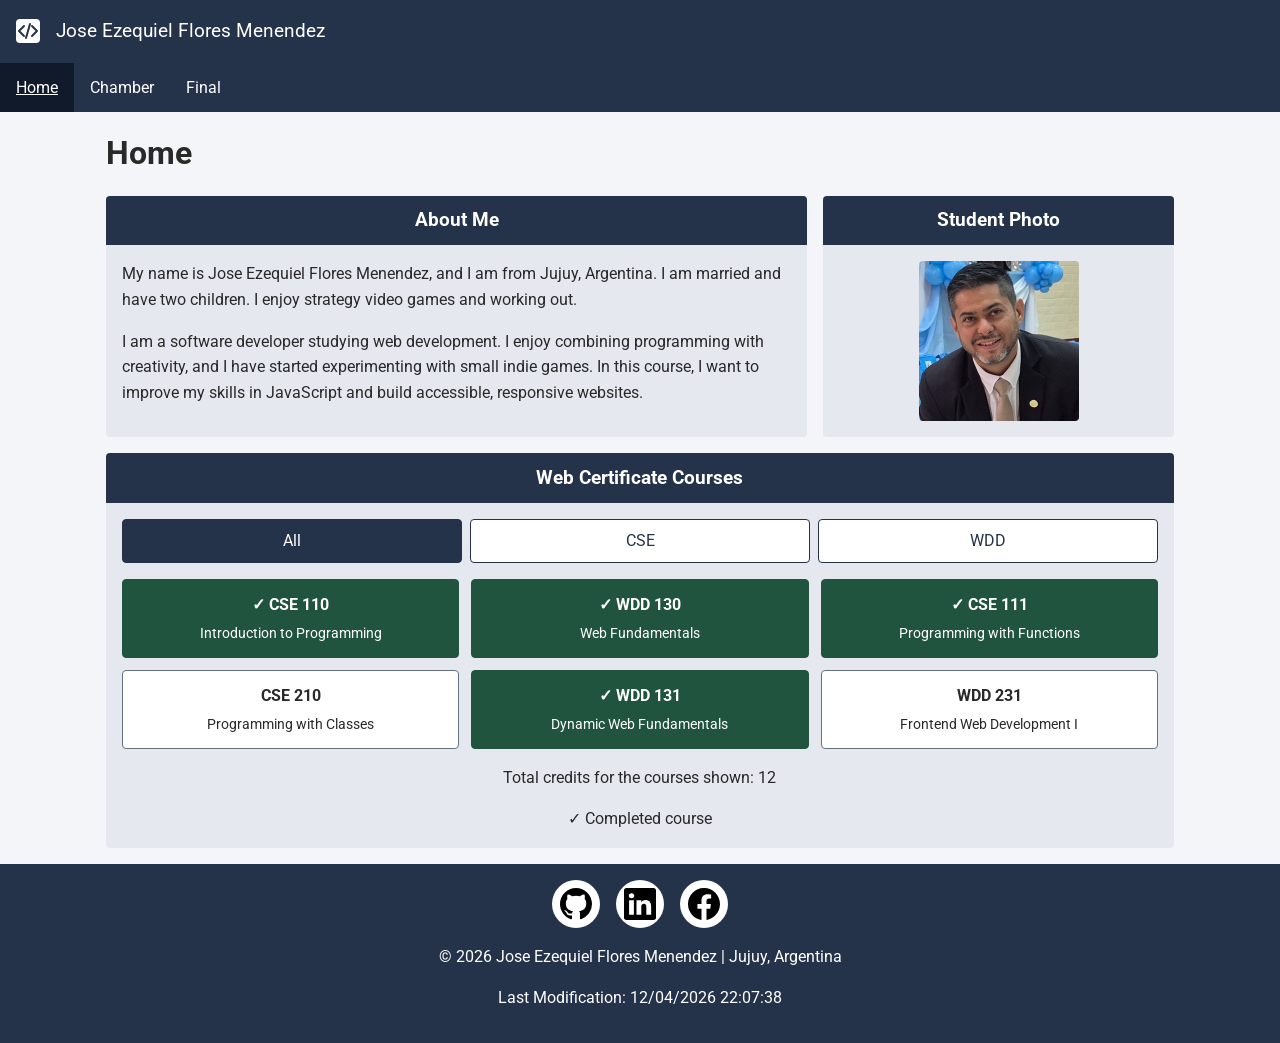
<file: index.html>
<!DOCTYPE html>
<html lang="en">
<head>
  <meta charset="UTF-8">
  <meta name="viewport" content="width=device-width, initial-scale=1.0">
  <meta name="description" content="Meet Jose Ezequiel Flores Menendez and explore his Web and Computer Programming certificate courses and WDD 231 projects.">
  <meta name="author" content="Jose Ezequiel Flores Menendez">
  <meta property="og:title" content="Jose Ezequiel Flores Menendez | WDD 231">
  <meta property="og:description" content="Get to know me and explore my web development projects. View my progress toward the Web and Computer Programming certificate.">
  <meta property="og:image" content="https://eze01061985.github.io/wdd231/images/profile.jpg">
  <meta property="og:url" content="https://eze01061985.github.io/wdd231/">
  <title>Home | Jose Ezequiel Flores Menendez | WDD 231</title>
  <link rel="icon" href="favicon.ico">
  <link rel="preconnect" href="https://fonts.googleapis.com">
  <link rel="preconnect" href="https://fonts.gstatic.com" crossorigin>
  <link href="https://fonts.googleapis.com/css2?family=Roboto:wght@400;700&display=swap" rel="stylesheet">
  <link rel="stylesheet" href="styles/normalize.css">
  <link rel="stylesheet" href="styles/small.css">
  <link rel="stylesheet" href="styles/larger.css">
  <script src="scripts/navigation.js" defer></script>
  <script src="scripts/dates.js" defer></script>
  <script src="scripts/courses.js" defer></script>
</head>
<body>
  <a class="skip-link" href="#main-content">Skip to main content</a>
  <header>
    <img src="images/logo.svg" alt="Code logo" width="24" height="24">
    <span>Jose Ezequiel Flores Menendez</span>
    <button id="nav-button" class="hamburger" aria-label="Toggle navigation" aria-expanded="false" aria-controls="nav-bar"></button>
  </header>
  <nav id="nav-bar" class="navigation" aria-label="Main navigation">
    <ul>
      <li class="current"><a href="index.html" aria-current="page">Home</a></li>
      <li><a href="chamber/directory.html">Chamber</a></li>
      <li><a href="final/index.html">Final</a></li>
    </ul>
  </nav>
  <main id="main-content" tabindex="-1">
    <h1>Home</h1>
    <section class="about">
      <h2>About Me</h2>
      <p>My name is Jose Ezequiel Flores Menendez, and I am from Jujuy, Argentina. I am married and have two children. I enjoy strategy video games and working out.</p>
      <p>I am a software developer studying web development. I enjoy combining programming with creativity, and I have started experimenting with small indie games. In this course, I want to improve my skills in JavaScript and build accessible, responsive websites.</p>
    </section>
    <section class="photo">
      <h2>Student Photo</h2>
      <img src="images/profile.jpg" alt="Jose Ezequiel Flores Menendez" width="160" height="160">
    </section>
    <section class="certificate">
      <h2>Web Certificate Courses</h2>
      <div class="filters" role="group" aria-label="Filter courses">
        <button type="button" data-subject="All" aria-pressed="true">All</button>
        <button type="button" data-subject="CSE" aria-pressed="false">CSE</button>
        <button type="button" data-subject="WDD" aria-pressed="false">WDD</button>
      </div>
      <div id="course-list"></div>
      <p id="total-credits" aria-live="polite"></p>
      <p class="course-key">✓ Completed course</p>
    </section>
    <dialog id="course-details" aria-labelledby="course-title"></dialog>
  </main>
  <footer>
    <div class="social-links">
      <a href="https://github.com/eze01061985/wdd231"><img src="images/github.svg" alt="GitHub course repository" width="32" height="32"></a>
      <a href="https://www.linkedin.com/in/jose-ezequiel-flores-menendez/"><img src="images/linkedin.svg" alt="LinkedIn profile" width="32" height="32"></a>
      <a href="https://www.facebook.com/joseezequiel.floresmenendez"><img src="images/facebook.svg" alt="Facebook profile" width="32" height="32"></a>
    </div>
    <p><span id="currentyear"></span> Jose Ezequiel Flores Menendez | Jujuy, Argentina</p>
    <p id="lastModified"></p>
  </footer>
</body>
</html>
</file>
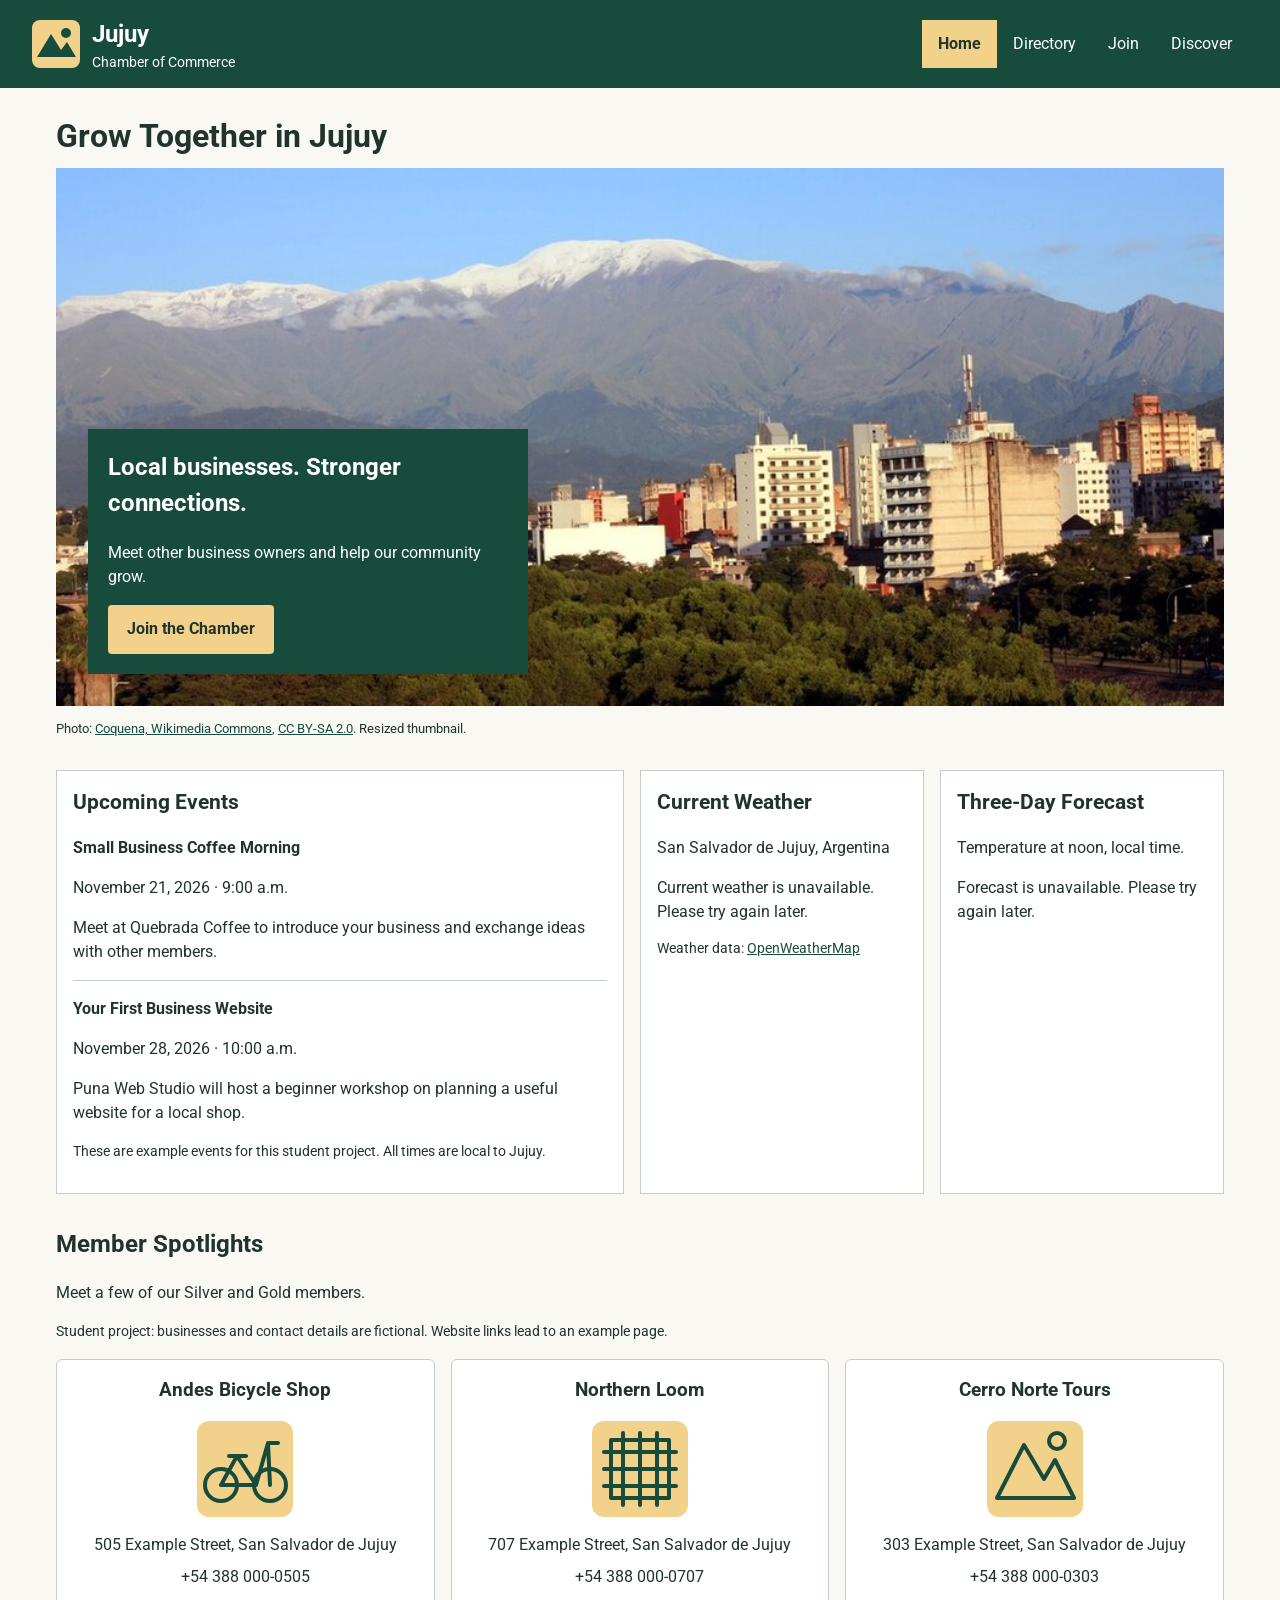
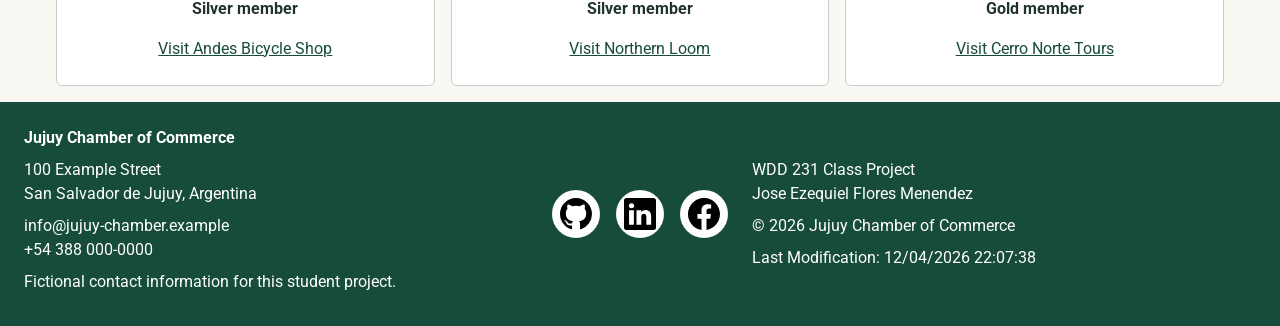
<file: chamber/index.html>
<!DOCTYPE html>
<html lang="en">
<head>
  <meta charset="UTF-8">
  <meta name="viewport" content="width=device-width, initial-scale=1.0">
  <meta name="description" content="Connect with businesses in San Salvador de Jujuy. Explore chamber events, local weather, and featured members.">
  <meta name="author" content="Jose Ezequiel Flores Menendez">
  <meta property="og:title" content="Home | Jujuy Chamber of Commerce">
  <meta property="og:description" content="Build local connections with the Jujuy Chamber of Commerce. Find events and meet our featured members.">
  <meta property="og:image" content="https://eze01061985.github.io/wdd231/chamber/images/social-preview.png">
  <meta property="og:url" content="https://eze01061985.github.io/wdd231/chamber/index.html">
  <meta property="og:type" content="website">
  <title>Home | Jujuy Chamber of Commerce</title>
  <link rel="icon" href="favicon.ico">
  <link rel="preconnect" href="https://fonts.googleapis.com">
  <link rel="preconnect" href="https://fonts.gstatic.com" crossorigin>
  <link href="https://fonts.googleapis.com/css2?family=Roboto:wght@400;700&display=swap" rel="stylesheet">
  <link rel="stylesheet" href="styles/normalize.css">
  <link rel="stylesheet" href="styles/small.css">
  <link rel="stylesheet" href="styles/larger.css">
  <script src="scripts/navigation.js" defer></script>
  <script src="scripts/dates.js" defer></script>
  <script src="scripts/spotlights.js" defer></script>
  <script type="module" src="scripts/weather.mjs"></script>
</head>
<body>
  <header>
    <a class="brand" href="index.html">
      <img src="images/logo.svg" alt="" width="48" height="48">
      <span>Jujuy<span class="brand-subtitle">Chamber of Commerce</span></span>
    </a>
    <button id="menu-button" aria-label="Toggle navigation" aria-controls="navigation" aria-expanded="false"></button>
    <nav id="navigation" aria-label="Main navigation">
      <ul>
        <li><a href="index.html" aria-current="page">Home</a></li>
        <li><a href="directory.html">Directory</a></li>
        <li><a href="join.html">Join</a></li>
        <li><a href="discover.html">Discover</a></li>
      </ul>
    </nav>
  </header>
  <main>
    <h1>Grow Together in Jujuy</h1>
    <div class="hero">
      <img src="images/jujuy-hero.jpg" alt="San Salvador de Jujuy surrounded by green hills and distant mountains" width="960" height="442" fetchpriority="high">
      <div class="hero-message">
        <h2>Local businesses. Stronger connections.</h2>
        <p>Meet other business owners and help our community grow.</p>
        <a class="join-link" href="join.html">Join the Chamber</a>
      </div>
    </div>
    <p class="photo-credit">Photo: <a href="https://commons.wikimedia.org/wiki/File:Panor%C3%A1mica_de_San_Salvador_de_Jujuy.jpg">Coquena, Wikimedia Commons</a>, <a href="https://creativecommons.org/licenses/by-sa/2.0/">CC BY-SA 2.0</a>. Resized thumbnail.</p>
    <div class="home-info">
      <section class="home-panel">
        <h2>Upcoming Events</h2>
        <article>
          <h3>Small Business Coffee Morning</h3>
          <p><time datetime="2026-11-21T09:00">November 21, 2026 · 9:00 a.m.</time></p>
          <p>Meet at Quebrada Coffee to introduce your business and exchange ideas with other members.</p>
        </article>
        <article>
          <h3>Your First Business Website</h3>
          <p><time datetime="2026-11-28T10:00">November 28, 2026 · 10:00 a.m.</time></p>
          <p>Puna Web Studio will host a beginner workshop on planning a useful website for a local shop.</p>
        </article>
        <p class="notice">These are example events for this student project. All times are local to Jujuy.</p>
      </section>
      <section class="home-panel">
        <h2>Current Weather</h2>
        <p>San Salvador de Jujuy, Argentina</p>
        <div id="current-weather" role="status">Loading current weather...</div>
        <p class="notice">Weather data: <a href="https://openweathermap.org/">OpenWeatherMap</a></p>
      </section>
      <section class="home-panel">
        <h2>Three-Day Forecast</h2>
        <p>Temperature at noon, local time.</p>
        <div id="forecast" role="status">Loading forecast...</div>
      </section>
    </div>
    <section aria-labelledby="spotlight-heading">
      <h2 id="spotlight-heading">Member Spotlights</h2>
      <p>Meet a few of our Silver and Gold members.</p>
      <p class="notice">Student project: businesses and contact details are fictional. Website links lead to an example page.</p>
      <p id="spotlight-status" role="status">Loading featured members...</p>
      <div id="spotlights" class="grid"></div>
    </section>
  </main>
  <footer>
    <div>
      <strong>Jujuy Chamber of Commerce</strong>
      <p>100 Example Street<br>San Salvador de Jujuy, Argentina</p>
      <p>info@jujuy-chamber.example<br>+54 388 000-0000</p>
      <p>Fictional contact information for this student project.</p>
    </div>
    <div class="social-links">
      <a href="https://github.com/eze01061985/wdd231"><img src="images/github.svg" alt="GitHub course repository" width="32" height="32"></a>
      <a href="https://www.linkedin.com/in/jose-ezequiel-flores-menendez/"><img src="images/linkedin.svg" alt="Jose's LinkedIn profile" width="32" height="32"></a>
      <a href="https://www.facebook.com/joseezequiel.floresmenendez"><img src="images/facebook.svg" alt="Jose's Facebook profile" width="32" height="32"></a>
    </div>
    <div>
      <p>WDD 231 Class Project<br>Jose Ezequiel Flores Menendez</p>
      <p>&copy; <span id="currentyear"></span> Jujuy Chamber of Commerce</p>
      <p id="lastModified"></p>
    </div>
  </footer>
</body>
</html>
</file>
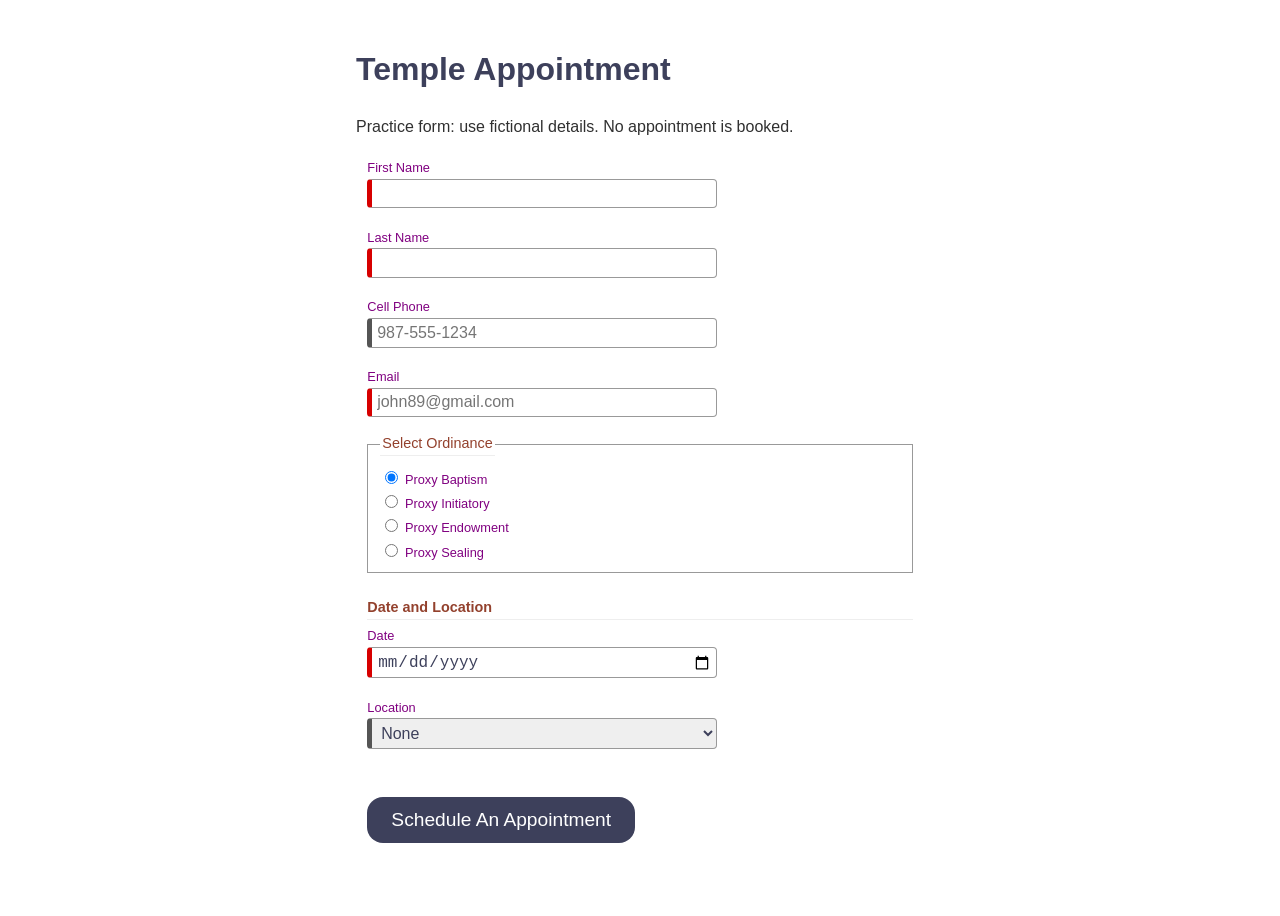
<file: startHere/index.html>
<!DOCTYPE html>
<html lang="en">

<head>
  <meta charset="UTF-8">
  <meta name="viewport" content="width=device-width, initial-scale=1.0">
  <meta name="description" content="Temple Appointment Form Practice">
  <meta name="author" content="Jose Ezequiel Flores Menendez">

  <link rel="stylesheet" href="styles/small.css">
  <link rel="stylesheet" href="styles/large.css">

  <title>Temple Appointment Form Practice</title>
</head>

<body>

  <main>
    <h1>Temple Appointment</h1>

    <p>Practice form: use fictional details. No appointment is booked.</p>
    <form method="GET" action="thanks.html" class="designOne">
      <label>First Name <input type="text" name="first" required autocomplete="given-name" title="Your First Name"></label>
        <label>Last Name <input type="text" name="last" required autocomplete="family-name" title="Your Last Name"></label>
        <label>Cell Phone <input type="tel" name="phone"  autocomplete="tel" title="A Phone Number with dashes" placeholder="987-555-1234" ></label>
        <label>Email <input type="email" name="email" required placeholder="john89@gmail.com"  title="Your Email" autocomplete="email"></label>
  

        <fieldset><legend>Select Ordinance</legend>
        <label><input type="radio" name="ordinance" value="Baptism" checked> Proxy Baptism</label>
        <label><input type="radio" name="ordinance" value="Initiatory"> Proxy Initiatory</label>
        <label><input type="radio" name="ordinance" value="Endowment"> Proxy Endowment</label>
        <label><input type="radio" name="ordinance" value="Sealing"> Proxy Sealing</label>

        
        </fieldset><h2>Date and Location</h2>
        <label>Date <input type="date" name="date" required></label>

        <label>Location
          <select name="location" required>
            <option value="">None</option>
            <option value="Payson">Payson</option>
            <option value="Orem">Orem</option>
            <option value="Provo City Center">Provo City Center</option>
          </select>
        </label>

        <input type="submit" value="Schedule An Appointment">
    </form>

    
  </main>

</body>
</html>
</file>
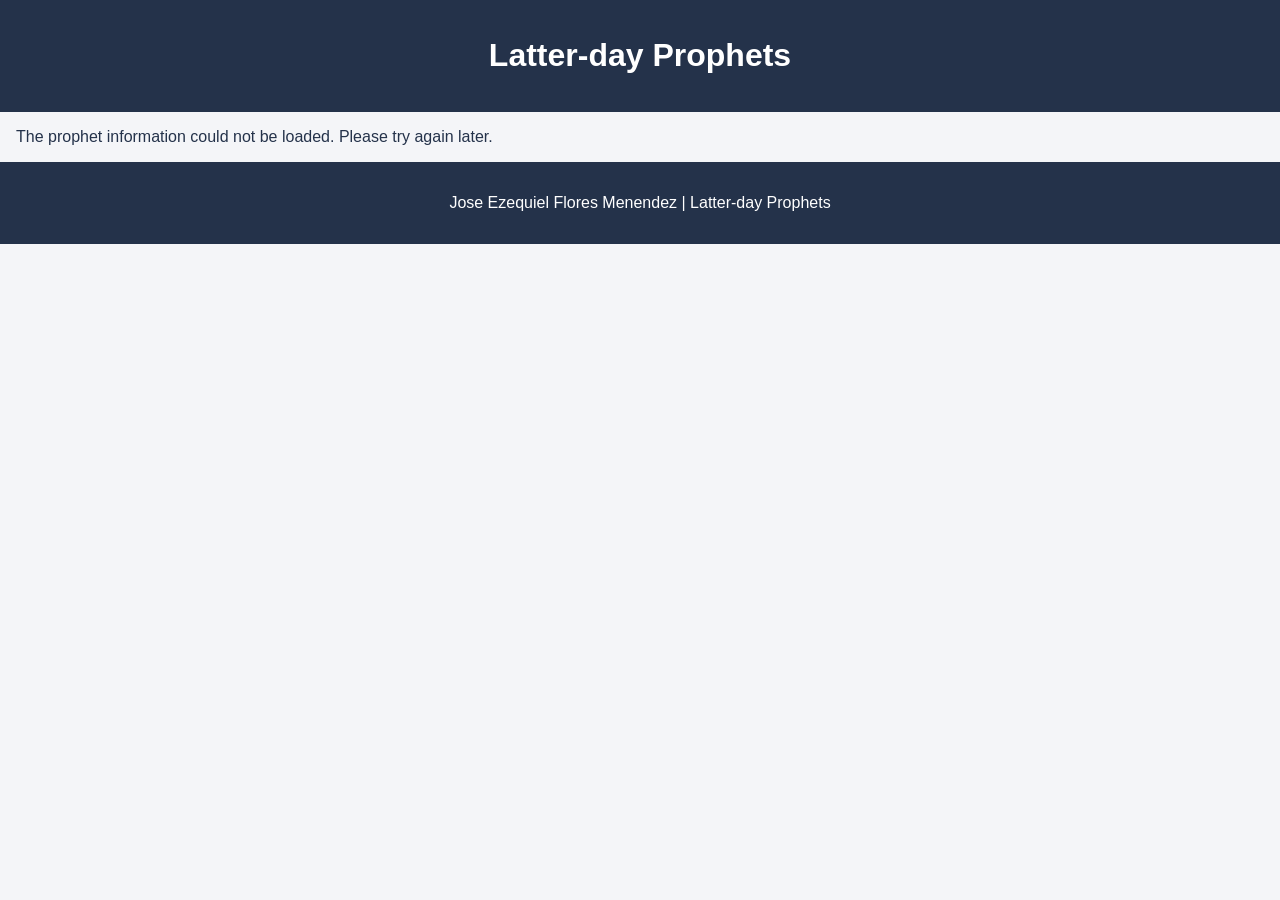
<file: prophets.html>
<!DOCTYPE html>
<html lang="en">
<head>
  <meta charset="UTF-8">
  <meta name="viewport" content="width=device-width, initial-scale=1.0">
  <meta name="description" content="Learn about latter-day prophets through portraits, birth dates, and birthplaces loaded from a JSON file.">
  <meta name="author" content="Jose Ezequiel Flores Menendez">
  <title>Latter-day Prophets</title>
  <link rel="icon" href="favicon.ico">
  <link rel="stylesheet" href="styles/prophets.css">
  <script src="scripts/prophets.js" defer></script>
</head>
<body>
  <header>
    <h1>Latter-day Prophets</h1>
  </header>
  <main>
    <div id="cards"></div>
  </main>
  <footer>
    <p>Jose Ezequiel Flores Menendez | Latter-day Prophets</p>
  </footer>
</body>
</html>
</file>
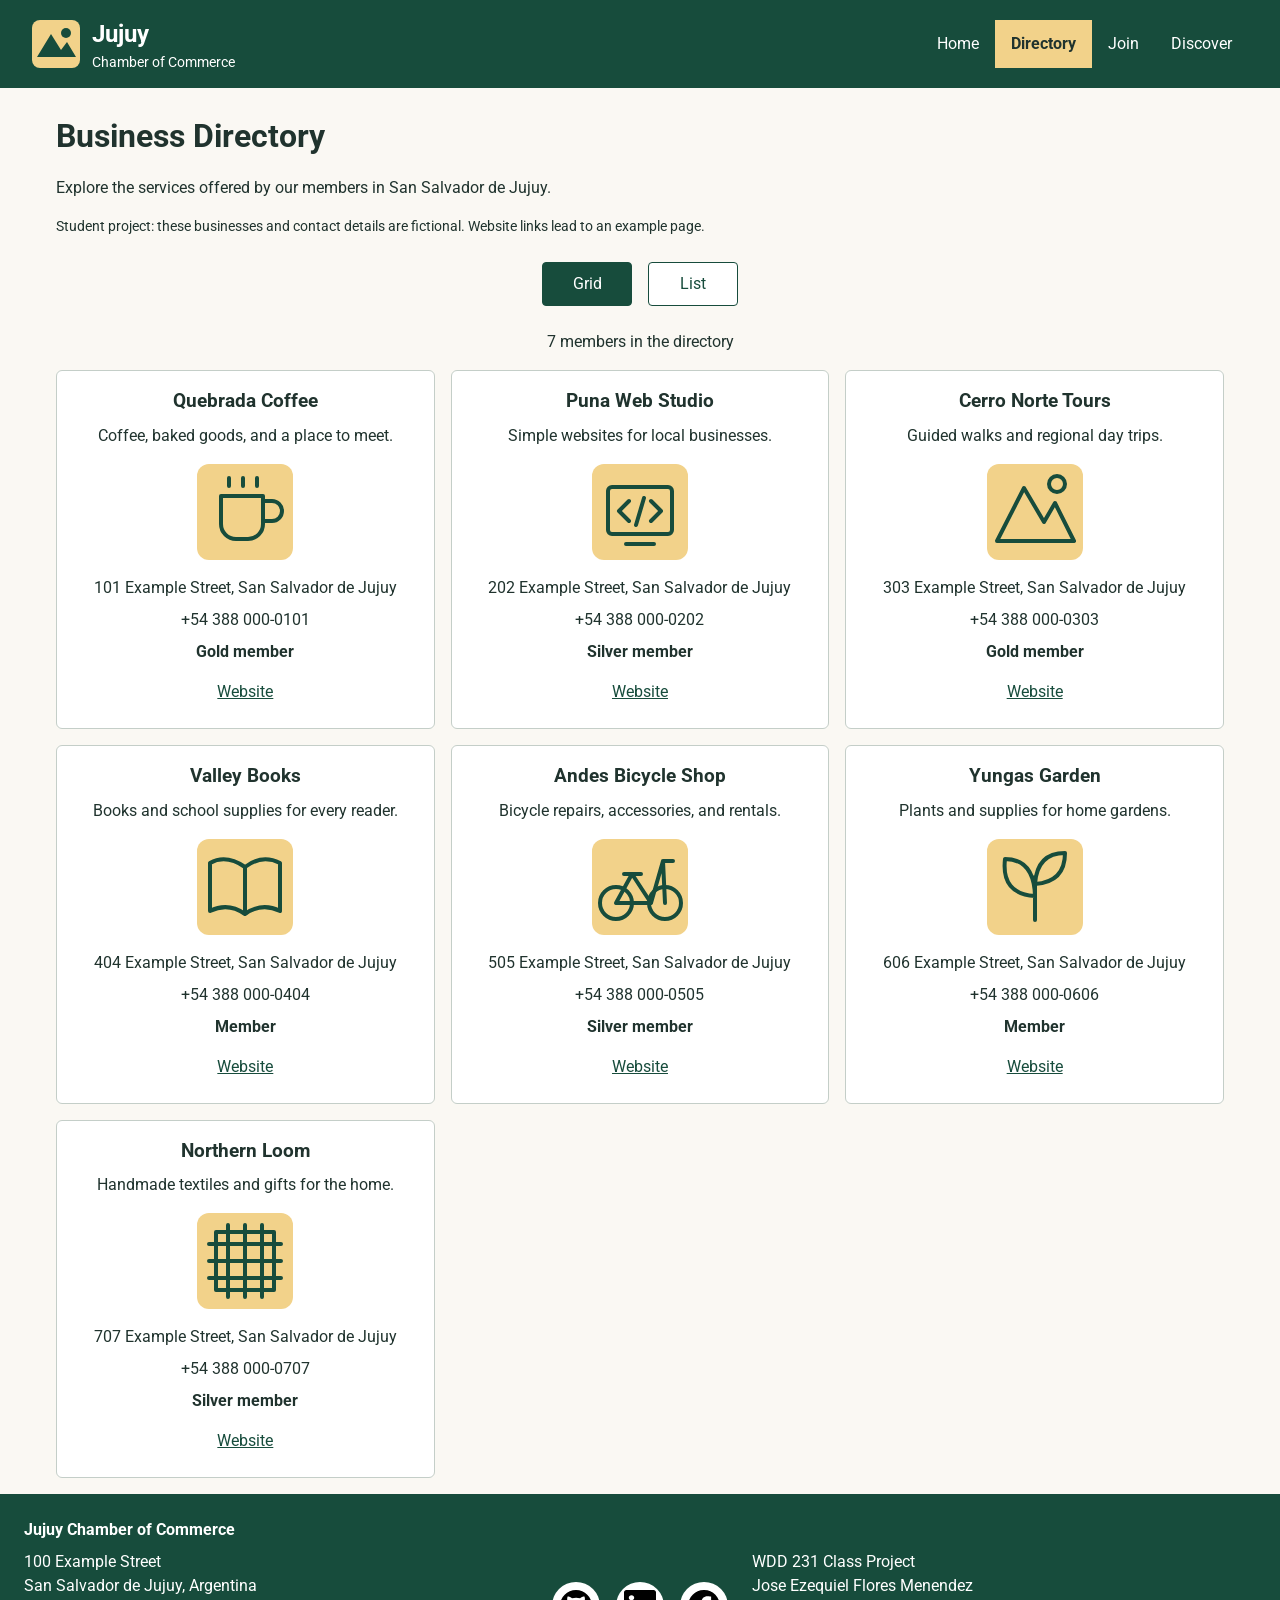
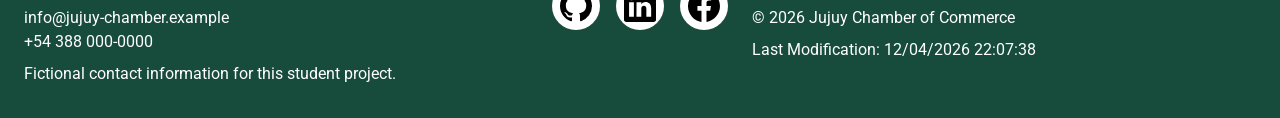
<file: chamber/directory.html>
<!DOCTYPE html>
<html lang="en">
<head>
  <meta charset="UTF-8">
  <meta name="viewport" content="width=device-width, initial-scale=1.0">
  <meta name="description" content="Explore the Jujuy Chamber of Commerce member directory. Find local business services and view our sample members in a grid or list.">
  <meta name="author" content="Jose Ezequiel Flores Menendez">
  <meta property="og:title" content="Business Directory | Jujuy Chamber of Commerce">
  <meta property="og:description" content="Discover businesses and services in San Salvador de Jujuy. Explore the member directory of this student chamber project.">
  <meta property="og:image" content="https://eze01061985.github.io/wdd231/chamber/images/social-preview.png">
  <meta property="og:url" content="https://eze01061985.github.io/wdd231/chamber/directory.html">
  <meta property="og:type" content="website">
  <title>Business Directory | Jujuy Chamber of Commerce</title>
  <link rel="icon" href="favicon.ico">
  <link rel="preconnect" href="https://fonts.googleapis.com">
  <link rel="preconnect" href="https://fonts.gstatic.com" crossorigin>
  <link href="https://fonts.googleapis.com/css2?family=Roboto:wght@400;700&display=swap" rel="stylesheet">
  <link rel="stylesheet" href="styles/normalize.css">
  <link rel="stylesheet" href="styles/small.css">
  <link rel="stylesheet" href="styles/larger.css">
  <script src="scripts/navigation.js" defer></script>
  <script src="scripts/dates.js" defer></script>
  <script src="scripts/directory.js" defer></script>
</head>
<body>
  <header>
    <a class="brand" href="index.html">
      <img src="images/logo.svg" alt="" width="48" height="48">
      <span>Jujuy<span class="brand-subtitle">Chamber of Commerce</span></span>
    </a>
    <button id="menu-button" aria-label="Toggle navigation" aria-controls="navigation" aria-expanded="false"></button>
    <nav id="navigation" aria-label="Main navigation">
      <ul>
        <li><a href="index.html">Home</a></li>
        <li><a href="directory.html" aria-current="page">Directory</a></li>
        <li><a href="join.html">Join</a></li>
        <li><a href="discover.html">Discover</a></li>
      </ul>
    </nav>
  </header>
  <main>
    <h1>Business Directory</h1>
    <p>Explore the services offered by our members in San Salvador de Jujuy.</p>
    <p class="notice">Student project: these businesses and contact details are fictional. Website links lead to an example page.</p>
    <div class="view-buttons" role="group" aria-label="Directory view">
      <button id="grid-button" type="button" aria-pressed="true">Grid</button>
      <button id="list-button" type="button" aria-pressed="false">List</button>
    </div>
    <p id="status" role="status">Loading members...</p>
    <div id="members" class="grid"></div>
  </main>
  <footer>
    <div>
      <strong>Jujuy Chamber of Commerce</strong>
      <p>100 Example Street<br>San Salvador de Jujuy, Argentina</p>
      <p>info@jujuy-chamber.example<br>+54 388 000-0000</p>
      <p>Fictional contact information for this student project.</p>
    </div>
    <div class="social-links">
      <a href="https://github.com/eze01061985/wdd231"><img src="images/github.svg" alt="GitHub course repository" width="32" height="32"></a>
      <a href="https://www.linkedin.com/in/jose-ezequiel-flores-menendez/"><img src="images/linkedin.svg" alt="Jose's LinkedIn profile" width="32" height="32"></a>
      <a href="https://www.facebook.com/joseezequiel.floresmenendez"><img src="images/facebook.svg" alt="Jose's Facebook profile" width="32" height="32"></a>
    </div>
    <div>
      <p>WDD 231 Class Project<br>Jose Ezequiel Flores Menendez</p>
      <p>&copy; <span id="currentyear"></span> Jujuy Chamber of Commerce</p>
      <p id="lastModified"></p>
    </div>
  </footer>
</body>
</html>
</file>
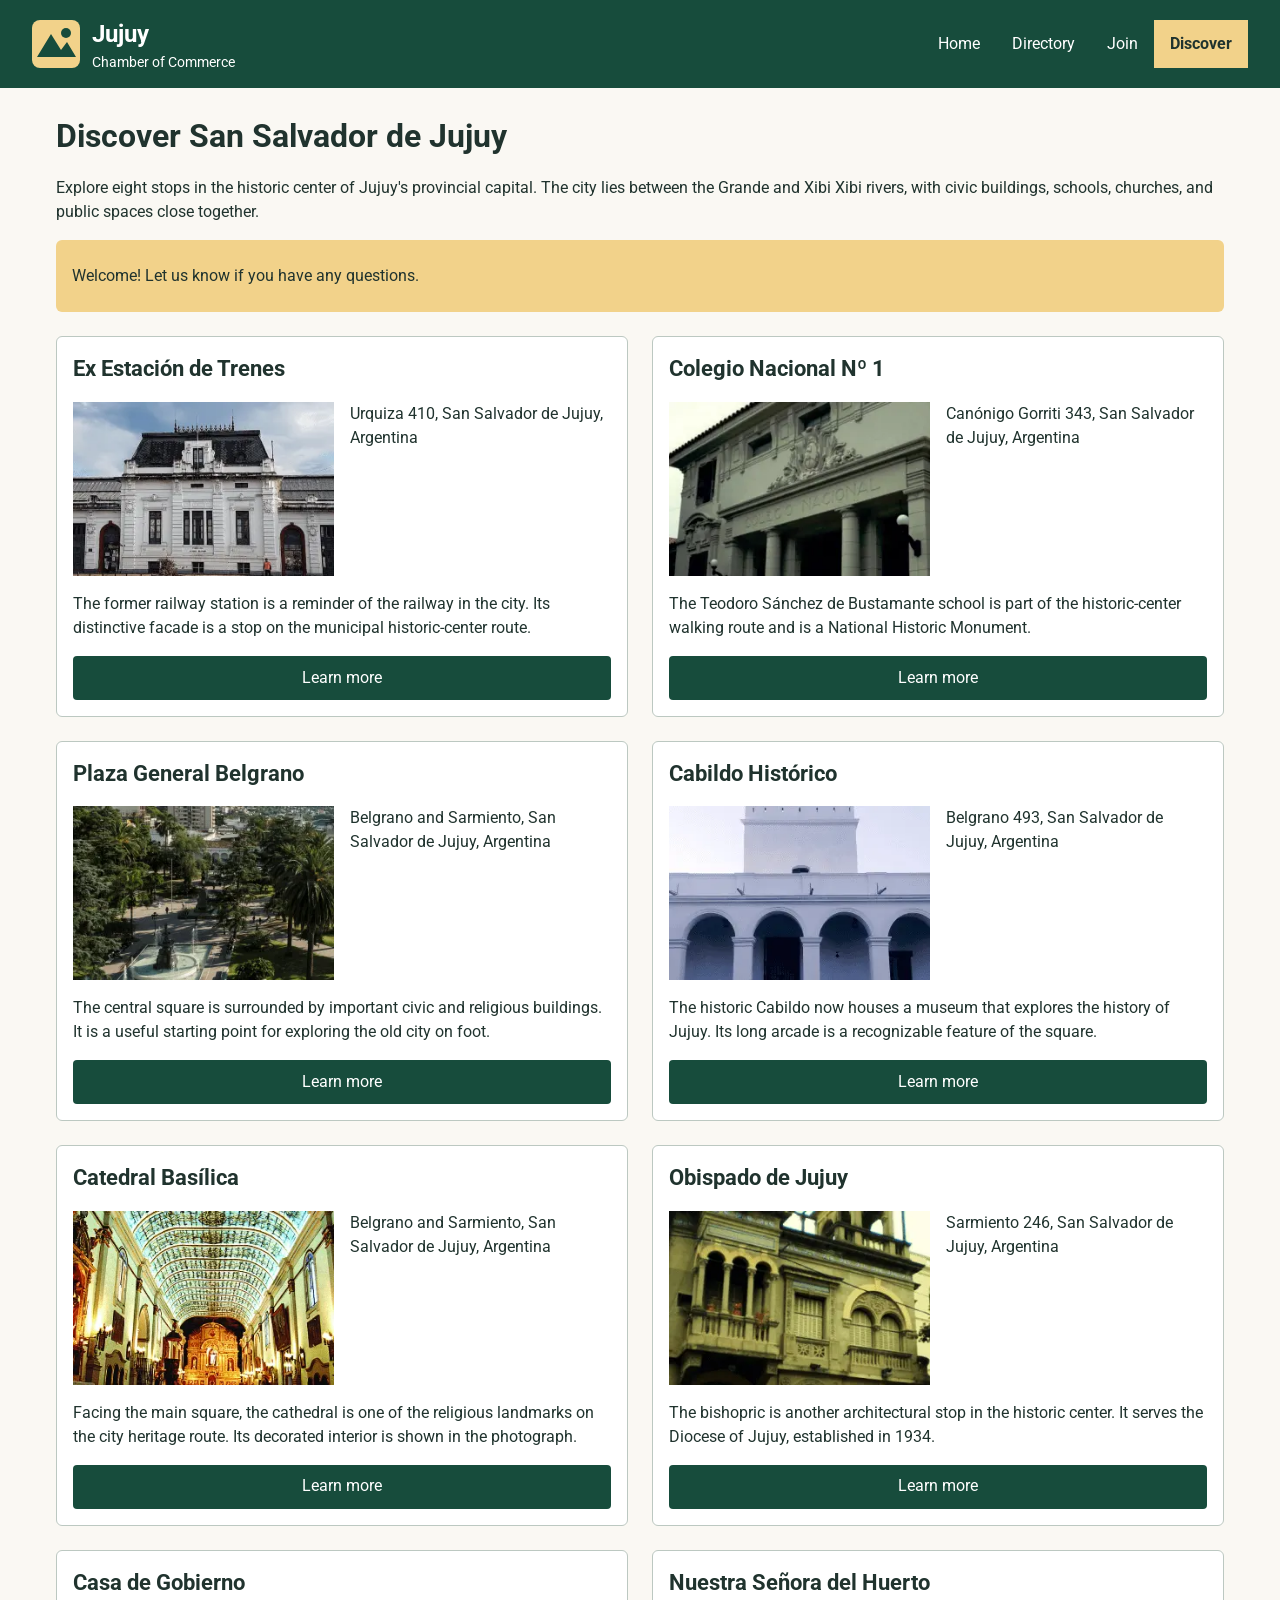
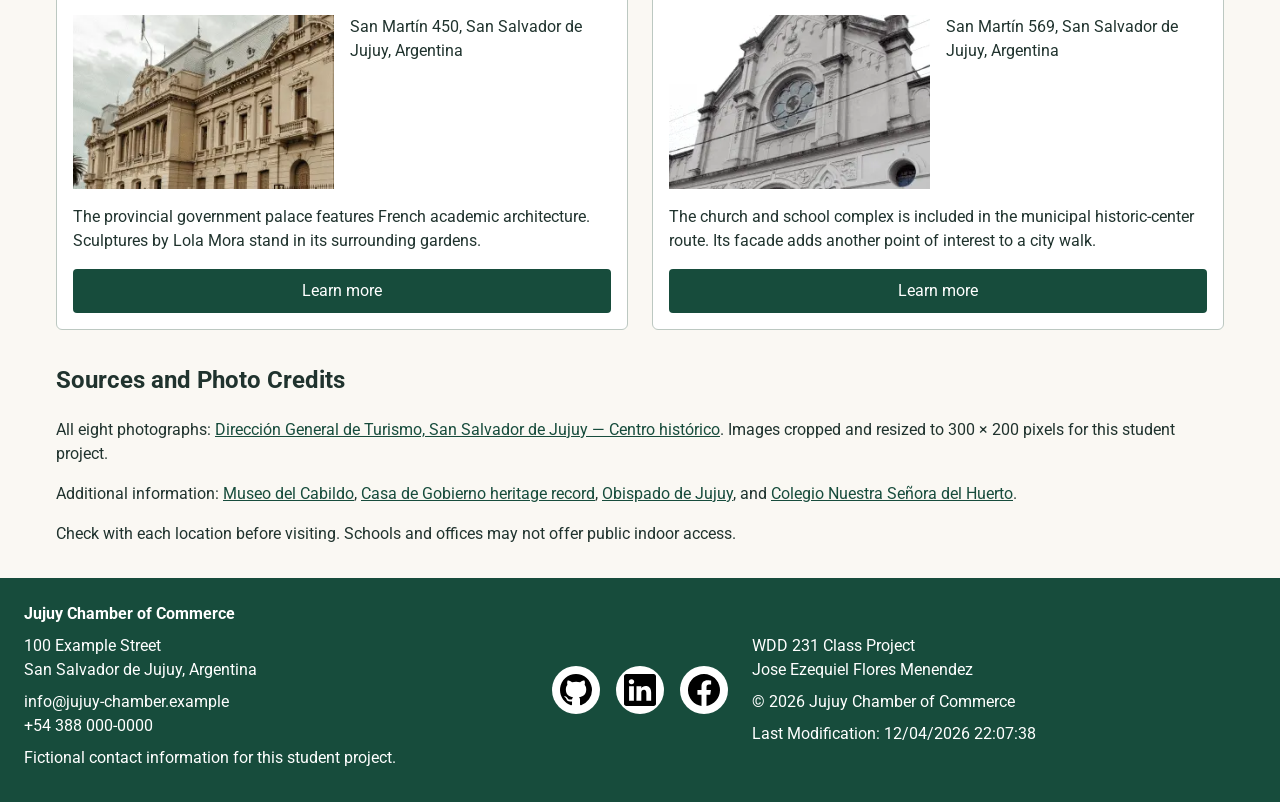
<file: chamber/discover.html>
<!DOCTYPE html>
<html lang="en">
<head>
  <meta charset="UTF-8">
  <meta name="viewport" content="width=device-width, initial-scale=1.0">
  <meta name="description" content="Discover eight historic places in San Salvador de Jujuy. Explore local architecture, cultural landmarks, and a walkable city center.">
  <meta name="author" content="Jose Ezequiel Flores Menendez">
  <meta property="og:title" content="Discover Jujuy | Jujuy Chamber of Commerce">
  <meta property="og:description" content="Explore eight historic landmarks in San Salvador de Jujuy with photographs, addresses, and visitor information.">
  <meta property="og:image" content="https://eze01061985.github.io/wdd231/chamber/images/social-preview.png">
  <meta property="og:url" content="https://eze01061985.github.io/wdd231/chamber/discover.html">
  <meta property="og:type" content="website">
  <title>Discover Jujuy | Jujuy Chamber of Commerce</title>
  <link rel="icon" href="favicon.ico">
  <link rel="preconnect" href="https://fonts.googleapis.com">
  <link rel="preconnect" href="https://fonts.gstatic.com" crossorigin>
  <link href="https://fonts.googleapis.com/css2?family=Roboto:wght@400;700&display=swap" rel="stylesheet">
  <link rel="stylesheet" href="styles/normalize.css">
  <link rel="stylesheet" href="styles/small.css">
  <link rel="stylesheet" href="styles/larger.css">
  <script src="scripts/navigation.js" defer></script>
  <script src="scripts/dates.js" defer></script>
  <script src="scripts/discover.js" type="module"></script>
  <link rel="stylesheet" href="styles/discover.css">
</head>
<body>
  <header>
    <a class="brand" href="index.html">
      <img src="images/logo.svg" alt="" width="48" height="48">
      <span>Jujuy<span class="brand-subtitle">Chamber of Commerce</span></span>
    </a>
    <button id="menu-button" aria-label="Toggle navigation" aria-controls="navigation" aria-expanded="false"></button>
    <nav id="navigation" aria-label="Main navigation">
      <ul>
        <li><a href="index.html">Home</a></li>
        <li><a href="directory.html">Directory</a></li>
        <li><a href="join.html">Join</a></li>
        <li><a href="discover.html" aria-current="page">Discover</a></li>
      </ul>
    </nav>
  </header>
  <main>
    <h1>Discover San Salvador de Jujuy</h1>
    <p>Explore eight stops in the historic center of Jujuy's provincial capital. The city lies between the Grande and Xibi Xibi rivers, with civic buildings, schools, churches, and public spaces close together.</p>
    <aside class="visit-message" aria-label="Your last visit"><p id="visit-message" role="status"></p></aside>
    <div id="places" class="discover-grid"></div>
    <noscript><p>Please enable JavaScript to view the eight places in our gallery.</p></noscript>
    <section class="discover-sources">
      <h2>Sources and Photo Credits</h2>
      <p>All eight photographs: <a href="https://turismo.sansalvadordejujuy.gob.ar/recorridos-centro-historico/">Dirección General de Turismo, San Salvador de Jujuy — Centro histórico</a>. Images cropped and resized to 300 × 200 pixels for this student project.</p>
      <p>Additional information: <a href="https://cabildo.jujuy.gob.ar/">Museo del Cabildo</a>, <a href="https://www.argentina.gob.ar/capital-humano/cultura/monumentos/casa-de-gobierno-de-jujuy">Casa de Gobierno heritage record</a>, <a href="https://obispadodejujuy.org.ar/">Obispado de Jujuy</a>, and <a href="https://huertojujuy.com.ar/">Colegio Nuestra Señora del Huerto</a>.</p>
      <p>Check with each location before visiting. Schools and offices may not offer public indoor access.</p>
    </section>
    <dialog id="place-dialog" aria-labelledby="place-title">
      <h2 id="place-title">Place Details</h2>
      <p id="place-details"></p>
      <button type="button" id="close-place">Close</button>
    </dialog>
  </main>
  <footer>
    <div>
      <strong>Jujuy Chamber of Commerce</strong>
      <p>100 Example Street<br>San Salvador de Jujuy, Argentina</p>
      <p>info@jujuy-chamber.example<br>+54 388 000-0000</p>
      <p>Fictional contact information for this student project.</p>
    </div>
    <div class="social-links">
      <a href="https://github.com/eze01061985/wdd231"><img src="images/github.svg" alt="GitHub course repository" width="32" height="32"></a>
      <a href="https://www.linkedin.com/in/jose-ezequiel-flores-menendez/"><img src="images/linkedin.svg" alt="Jose's LinkedIn profile" width="32" height="32"></a>
      <a href="https://www.facebook.com/joseezequiel.floresmenendez"><img src="images/facebook.svg" alt="Jose's Facebook profile" width="32" height="32"></a>
    </div>
    <div>
      <p>WDD 231 Class Project<br>Jose Ezequiel Flores Menendez</p>
      <p>&copy; <span id="currentyear"></span> Jujuy Chamber of Commerce</p>
      <p id="lastModified"></p>
    </div>
  </footer>
</body>
</html>
</file>
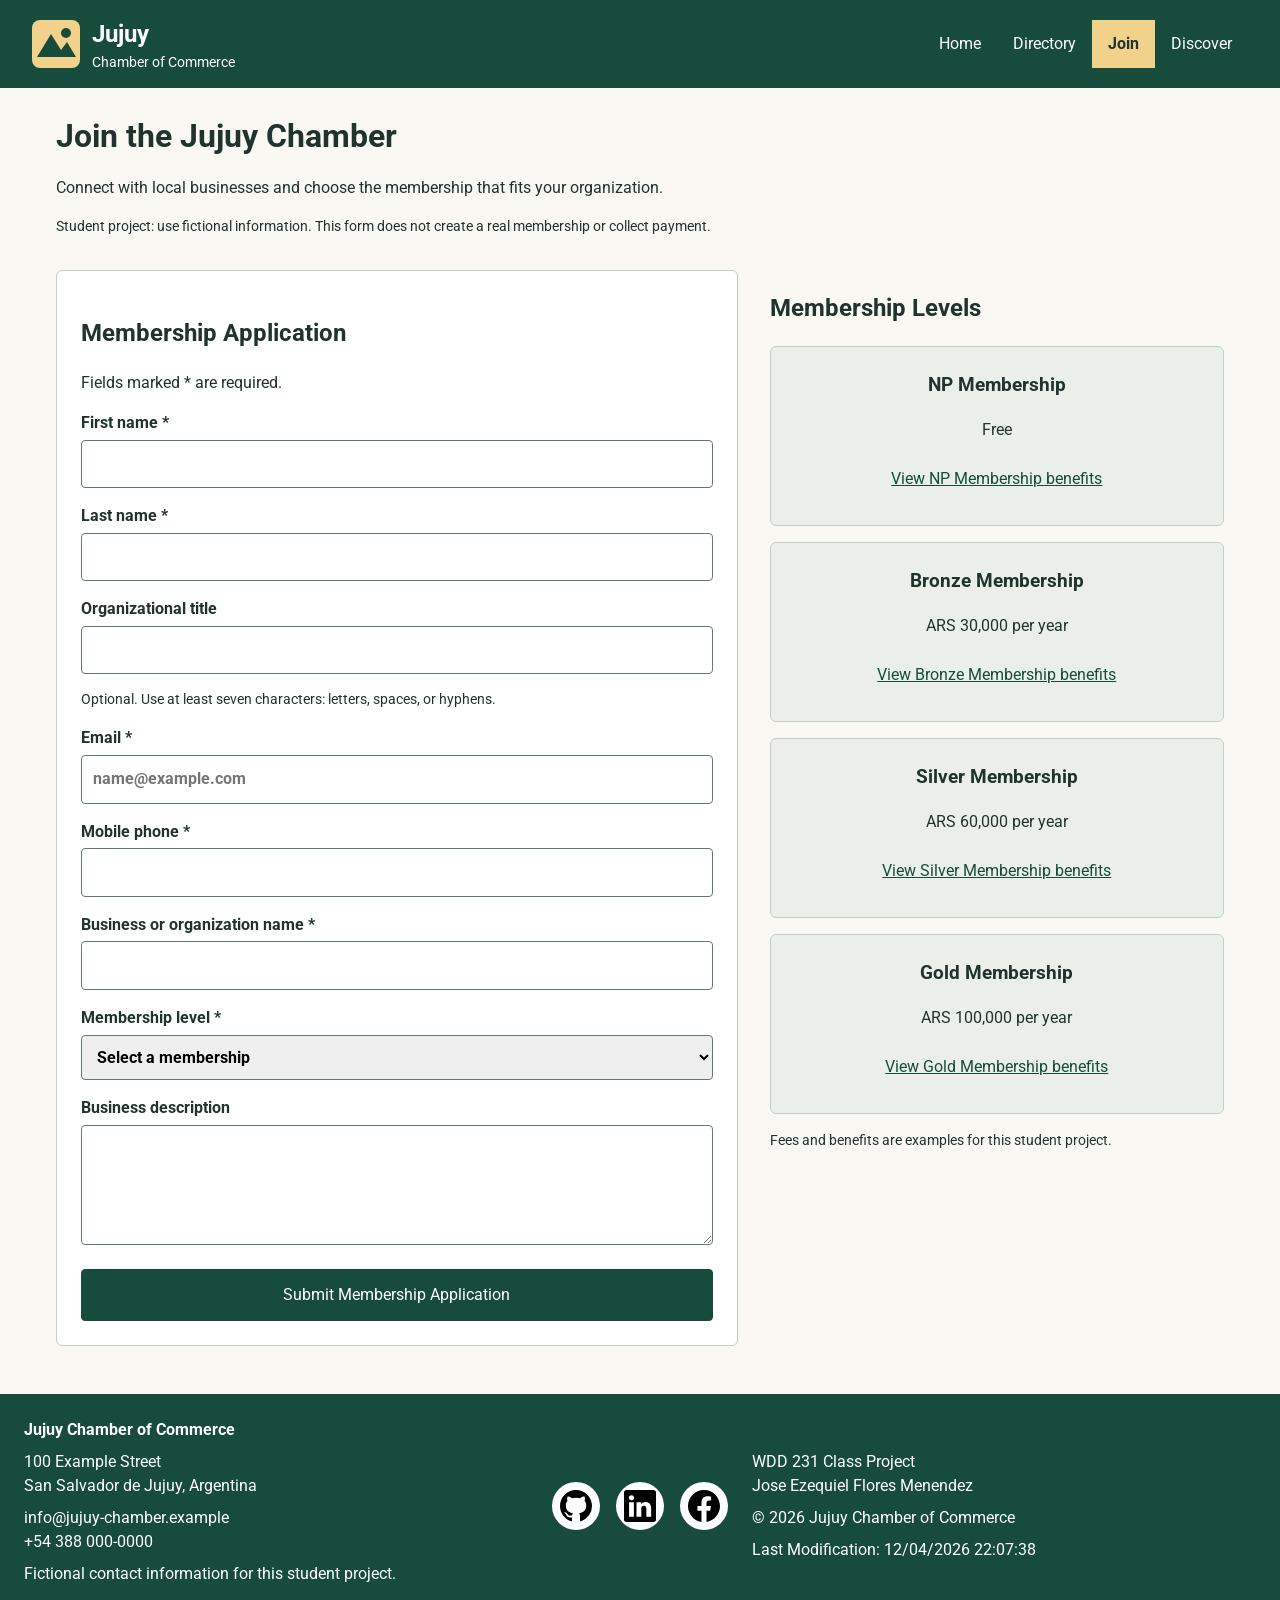
<file: chamber/join.html>
<!DOCTYPE html>
<html lang="en">
<head>
  <meta charset="UTF-8">
  <meta name="viewport" content="width=device-width, initial-scale=1.0">
  <meta name="description" content="Apply to the Jujuy Chamber of Commerce. Compare four membership levels, explore their benefits, and complete our membership form.">
  <meta name="author" content="Jose Ezequiel Flores Menendez">
  <meta property="og:title" content="Join | Jujuy Chamber of Commerce">
  <meta property="og:description" content="Apply to the Jujuy Chamber of Commerce. Compare four membership levels, explore their benefits, and complete our membership form.">
  <meta property="og:image" content="https://eze01061985.github.io/wdd231/chamber/images/social-preview.png">
  <meta property="og:url" content="https://eze01061985.github.io/wdd231/chamber/join.html">
  <meta property="og:type" content="website">
  <title>Join | Jujuy Chamber of Commerce</title>
  <link rel="icon" href="favicon.ico">
  <link rel="preconnect" href="https://fonts.googleapis.com">
  <link rel="preconnect" href="https://fonts.gstatic.com" crossorigin>
  <link href="https://fonts.googleapis.com/css2?family=Roboto:wght@400;700&display=swap" rel="stylesheet">
  <link rel="stylesheet" href="styles/normalize.css">
  <link rel="stylesheet" href="styles/small.css">
  <link rel="stylesheet" href="styles/larger.css">
  <script src="scripts/navigation.js" defer></script>
  <script src="scripts/dates.js" defer></script>
  <script src="scripts/join.js" defer></script>
</head>
<body>
  <header>
    <a class="brand" href="index.html">
      <img src="images/logo.svg" alt="" width="48" height="48">
      <span>Jujuy<span class="brand-subtitle">Chamber of Commerce</span></span>
    </a>
    <button id="menu-button" aria-label="Toggle navigation" aria-controls="navigation" aria-expanded="false"></button>
    <nav id="navigation" aria-label="Main navigation">
      <ul>
        <li><a href="index.html">Home</a></li>
        <li><a href="directory.html">Directory</a></li>
        <li><a href="join.html" aria-current="page">Join</a></li>
        <li><a href="discover.html">Discover</a></li>
      </ul>
    </nav>
  </header>
  <main>
    <h1>Join the Jujuy Chamber</h1>
    <p>Connect with local businesses and choose the membership that fits your organization.</p>
    <p class="notice">Student project: use fictional information. This form does not create a real membership or collect payment.</p>
    <div class="join-layout">
      <form class="join-form" method="get" action="thankyou.html">
        <h2>Membership Application</h2>
        <p>Fields marked * are required.</p>
        <label>First name *<input type="text" name="first" title="Your first name" autocomplete="given-name" required></label>
        <label>Last name *<input type="text" name="last" title="Your last name" autocomplete="family-name" required></label>
        <label>Organizational title<input type="text" name="organization-title" title="At least seven letters, spaces, or hyphens" autocomplete="organization-title" pattern="[A-Za-z\- ]{7,}" aria-describedby="title-help"></label>
        <p id="title-help" class="notice">Optional. Use at least seven characters: letters, spaces, or hyphens.</p>
        <label>Email *<input type="email" name="email" title="Your email address" autocomplete="email" placeholder="name@example.com" required></label>
        <label>Mobile phone *<input type="tel" name="phone" title="Your mobile phone number" autocomplete="tel" required></label>
        <label>Business or organization name *<input type="text" name="organization" title="Your business or organization name" autocomplete="organization" required></label>
        <label>Membership level *<select name="membership" title="Choose your membership level" required>
          <option value="" disabled selected>Select a membership</option>
          <option value="np">NP Membership — Free</option>
          <option value="bronze">Bronze Membership — ARS 30,000/year</option>
          <option value="silver">Silver Membership — ARS 60,000/year</option>
          <option value="gold">Gold Membership — ARS 100,000/year</option>
        </select></label>
        <label>Business description<textarea name="description" title="Describe your business or organization" rows="4"></textarea></label>
        <input type="hidden" name="timestamp" id="timestamp">
        <input type="submit" value="Submit Membership Application">
      </form>
      <section class="membership-options" aria-labelledby="membership-heading">
        <h2 id="membership-heading">Membership Levels</h2>
        <article class="membership-card">
          <h3>NP Membership</h3>
          <p>Free</p>
          <a href="#np-details" data-dialog="np-details" aria-haspopup="dialog">View NP Membership benefits</a>
        </article>
        <article class="membership-card">
          <h3>Bronze Membership</h3>
          <p>ARS 30,000 per year</p>
          <a href="#bronze-details" data-dialog="bronze-details" aria-haspopup="dialog">View Bronze Membership benefits</a>
        </article>
        <article class="membership-card">
          <h3>Silver Membership</h3>
          <p>ARS 60,000 per year</p>
          <a href="#silver-details" data-dialog="silver-details" aria-haspopup="dialog">View Silver Membership benefits</a>
        </article>
        <article class="membership-card">
          <h3>Gold Membership</h3>
          <p>ARS 100,000 per year</p>
          <a href="#gold-details" data-dialog="gold-details" aria-haspopup="dialog">View Gold Membership benefits</a>
        </article>
        <p class="notice">Fees and benefits are examples for this student project.</p>
      </section>
    </div>
    <dialog id="np-details" class="membership-dialog" aria-labelledby="np-title">
      <h2 id="np-title">NP Membership</h2>
      <p><strong>Free</strong></p>
      <p>For nonprofit organizations. Includes a directory listing, community event invitations, and one networking meeting each month.</p>
      <button type="button" class="close-dialog">Close</button>
    </dialog>
    <dialog id="bronze-details" class="membership-dialog" aria-labelledby="bronze-title">
      <h2 id="bronze-title">Bronze Membership</h2>
      <p><strong>ARS 30,000 per year</strong></p>
      <p>Includes a directory listing, monthly networking meetings, two training workshops per year, and a 5% discount on chamber events.</p>
      <button type="button" class="close-dialog">Close</button>
    </dialog>
    <dialog id="silver-details" class="membership-dialog" aria-labelledby="silver-title">
      <h2 id="silver-title">Silver Membership</h2>
      <p><strong>ARS 60,000 per year</strong></p>
      <p>Includes all Bronze benefits, four training workshops per year, eligibility for rotating home page spotlights, and a 10% discount on chamber events.</p>
      <button type="button" class="close-dialog">Close</button>
    </dialog>
    <dialog id="gold-details" class="membership-dialog" aria-labelledby="gold-title">
      <h2 id="gold-title">Gold Membership</h2>
      <p><strong>ARS 100,000 per year</strong></p>
      <p>Includes all Silver benefits, monthly training workshops, one dedicated newsletter feature each quarter, and a 20% discount on chamber events.</p>
      <button type="button" class="close-dialog">Close</button>
    </dialog>
  </main>
  <footer>
    <div>
      <strong>Jujuy Chamber of Commerce</strong>
      <p>100 Example Street<br>San Salvador de Jujuy, Argentina</p>
      <p>info@jujuy-chamber.example<br>+54 388 000-0000</p>
      <p>Fictional contact information for this student project.</p>
    </div>
    <div class="social-links">
      <a href="https://github.com/eze01061985/wdd231"><img src="images/github.svg" alt="GitHub course repository" width="32" height="32"></a>
      <a href="https://www.linkedin.com/in/jose-ezequiel-flores-menendez/"><img src="images/linkedin.svg" alt="Jose's LinkedIn profile" width="32" height="32"></a>
      <a href="https://www.facebook.com/joseezequiel.floresmenendez"><img src="images/facebook.svg" alt="Jose's Facebook profile" width="32" height="32"></a>
    </div>
    <div>
      <p>WDD 231 Class Project<br>Jose Ezequiel Flores Menendez</p>
      <p>&copy; <span id="currentyear"></span> Jujuy Chamber of Commerce</p>
      <p id="lastModified"></p>
    </div>
  </footer>
</body>
</html>
</file>
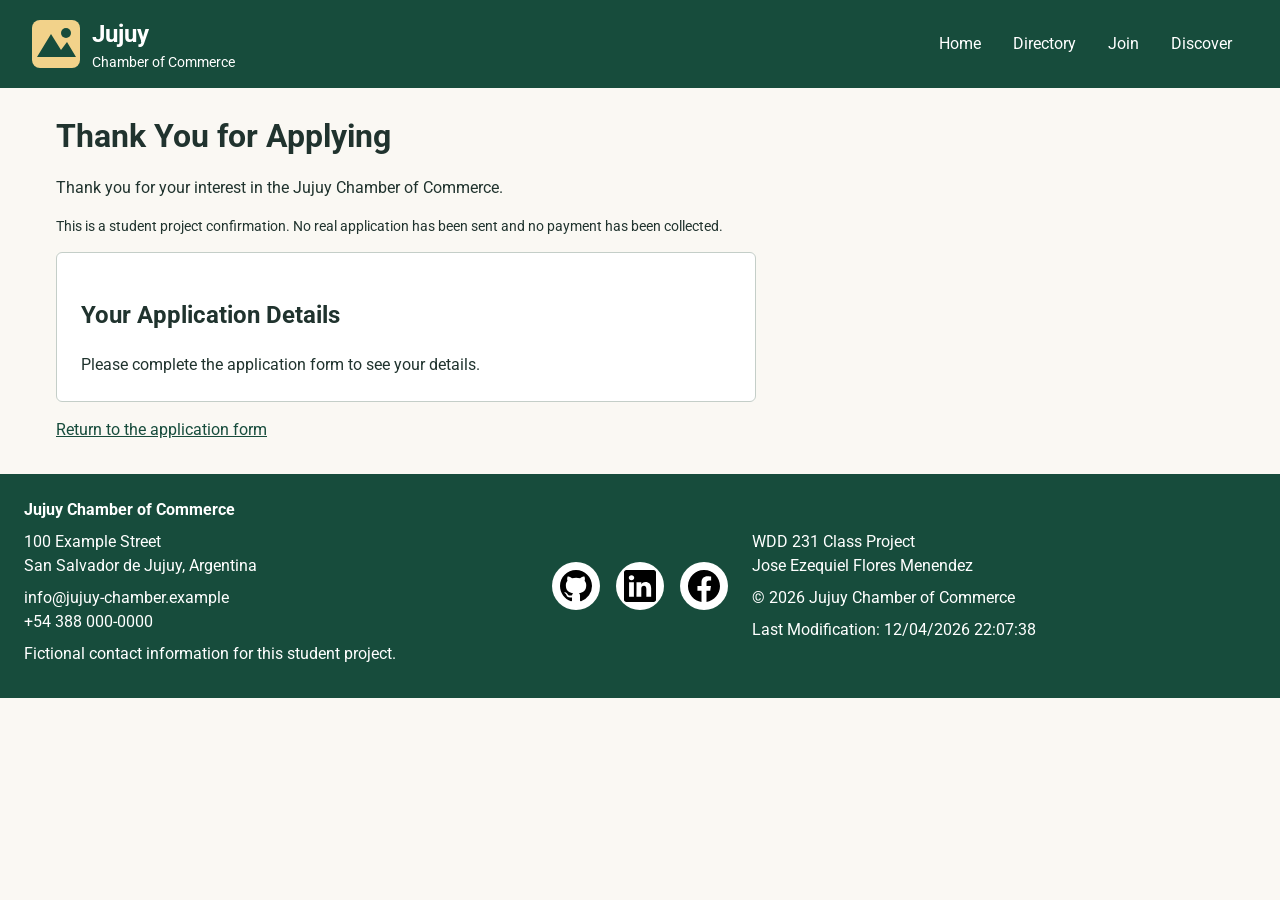
<file: chamber/thankyou.html>
<!DOCTYPE html>
<html lang="en">
<head>
  <meta charset="UTF-8">
  <meta name="viewport" content="width=device-width, initial-scale=1.0">
  <meta name="description" content="View the details submitted through the Jujuy Chamber of Commerce practice membership form. Thank you for your interest in our business community.">
  <meta name="author" content="Jose Ezequiel Flores Menendez">
  <meta property="og:title" content="Application Confirmation | Jujuy Chamber of Commerce">
  <meta property="og:description" content="View the details submitted through the Jujuy Chamber of Commerce practice membership form. Thank you for your interest in our business community.">
  <meta property="og:image" content="https://eze01061985.github.io/wdd231/chamber/images/social-preview.png">
  <meta property="og:url" content="https://eze01061985.github.io/wdd231/chamber/thankyou.html">
  <meta property="og:type" content="website">
  <title>Application Confirmation | Jujuy Chamber of Commerce</title>
  <link rel="icon" href="favicon.ico">
  <link rel="preconnect" href="https://fonts.googleapis.com">
  <link rel="preconnect" href="https://fonts.gstatic.com" crossorigin>
  <link href="https://fonts.googleapis.com/css2?family=Roboto:wght@400;700&display=swap" rel="stylesheet">
  <link rel="stylesheet" href="styles/normalize.css">
  <link rel="stylesheet" href="styles/small.css">
  <link rel="stylesheet" href="styles/larger.css">
  <script src="scripts/navigation.js" defer></script>
  <script src="scripts/dates.js" defer></script>
  <script src="scripts/thankyou.js" defer></script>
</head>
<body>
  <header>
    <a class="brand" href="index.html">
      <img src="images/logo.svg" alt="" width="48" height="48">
      <span>Jujuy<span class="brand-subtitle">Chamber of Commerce</span></span>
    </a>
    <button id="menu-button" aria-label="Toggle navigation" aria-controls="navigation" aria-expanded="false"></button>
    <nav id="navigation" aria-label="Main navigation">
      <ul>
        <li><a href="index.html">Home</a></li>
        <li><a href="directory.html">Directory</a></li>
        <li><a href="join.html">Join</a></li>
        <li><a href="discover.html">Discover</a></li>
      </ul>
    </nav>
  </header>
  <main>
    <h1>Thank You for Applying</h1>
    <p>Thank you for your interest in the Jujuy Chamber of Commerce.</p>
    <p class="notice">This is a student project confirmation. No real application has been sent and no payment has been collected.</p>
    <section class="application-summary" aria-labelledby="summary-heading">
      <h2 id="summary-heading">Your Application Details</h2>
      <div id="application-details"></div>
    </section>
    <p><a href="join.html">Return to the application form</a></p>
  </main>
  <footer>
    <div>
      <strong>Jujuy Chamber of Commerce</strong>
      <p>100 Example Street<br>San Salvador de Jujuy, Argentina</p>
      <p>info@jujuy-chamber.example<br>+54 388 000-0000</p>
      <p>Fictional contact information for this student project.</p>
    </div>
    <div class="social-links">
      <a href="https://github.com/eze01061985/wdd231"><img src="images/github.svg" alt="GitHub course repository" width="32" height="32"></a>
      <a href="https://www.linkedin.com/in/jose-ezequiel-flores-menendez/"><img src="images/linkedin.svg" alt="Jose's LinkedIn profile" width="32" height="32"></a>
      <a href="https://www.facebook.com/joseezequiel.floresmenendez"><img src="images/facebook.svg" alt="Jose's Facebook profile" width="32" height="32"></a>
    </div>
    <div>
      <p>WDD 231 Class Project<br>Jose Ezequiel Flores Menendez</p>
      <p>&copy; <span id="currentyear"></span> Jujuy Chamber of Commerce</p>
      <p id="lastModified"></p>
    </div>
  </footer>
</body>
</html>
</file>
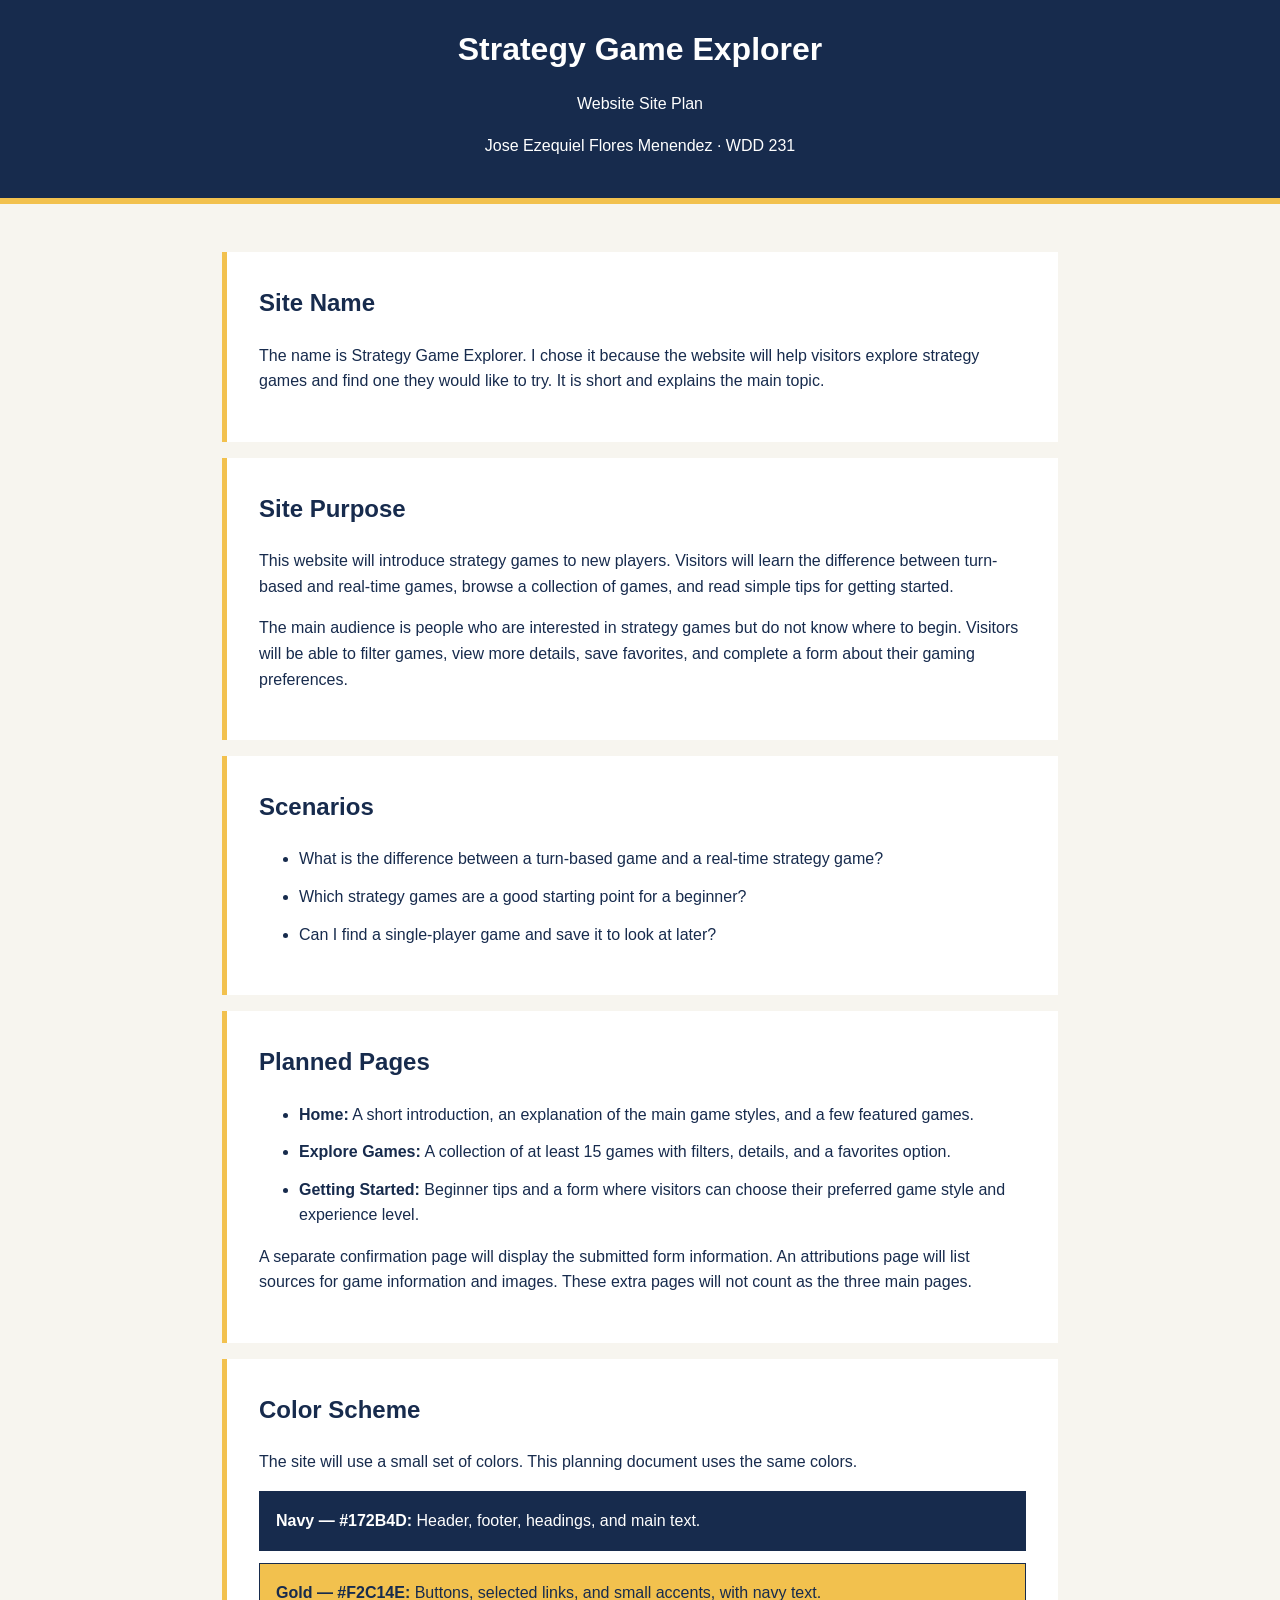
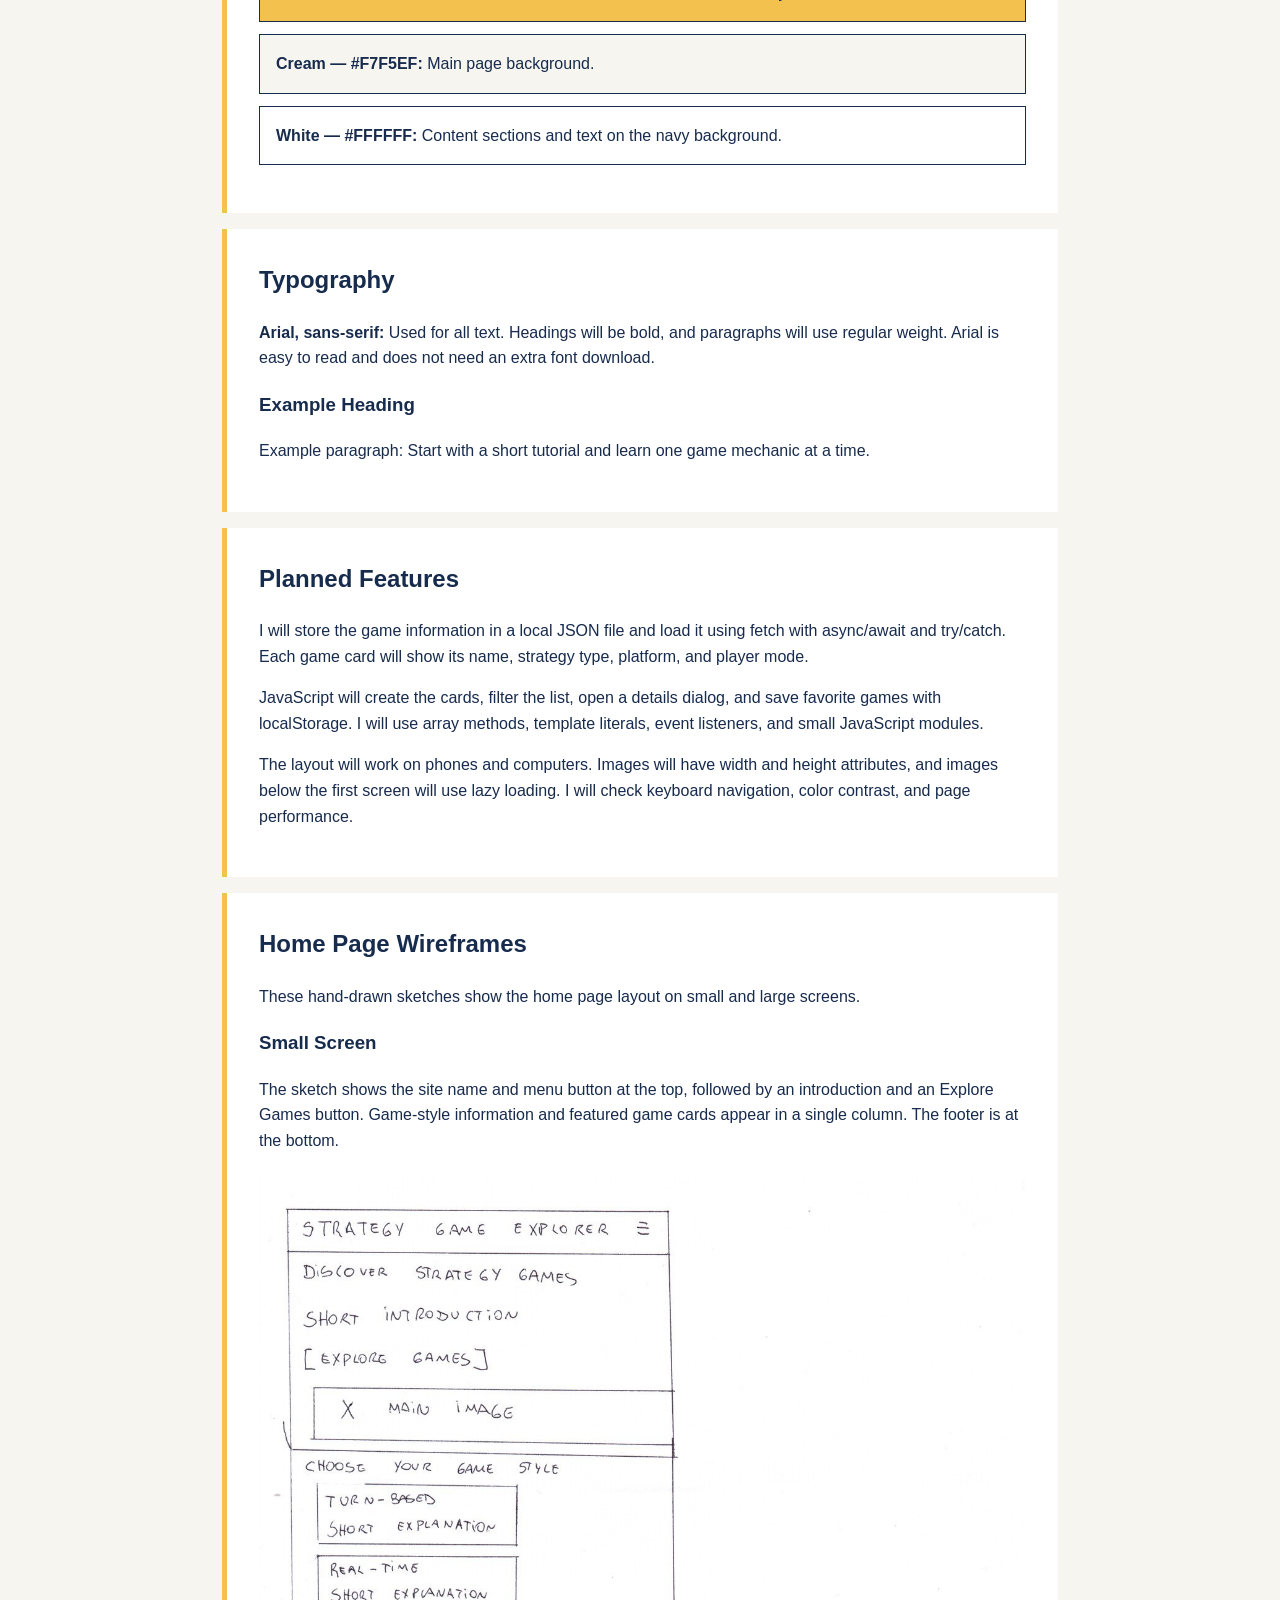
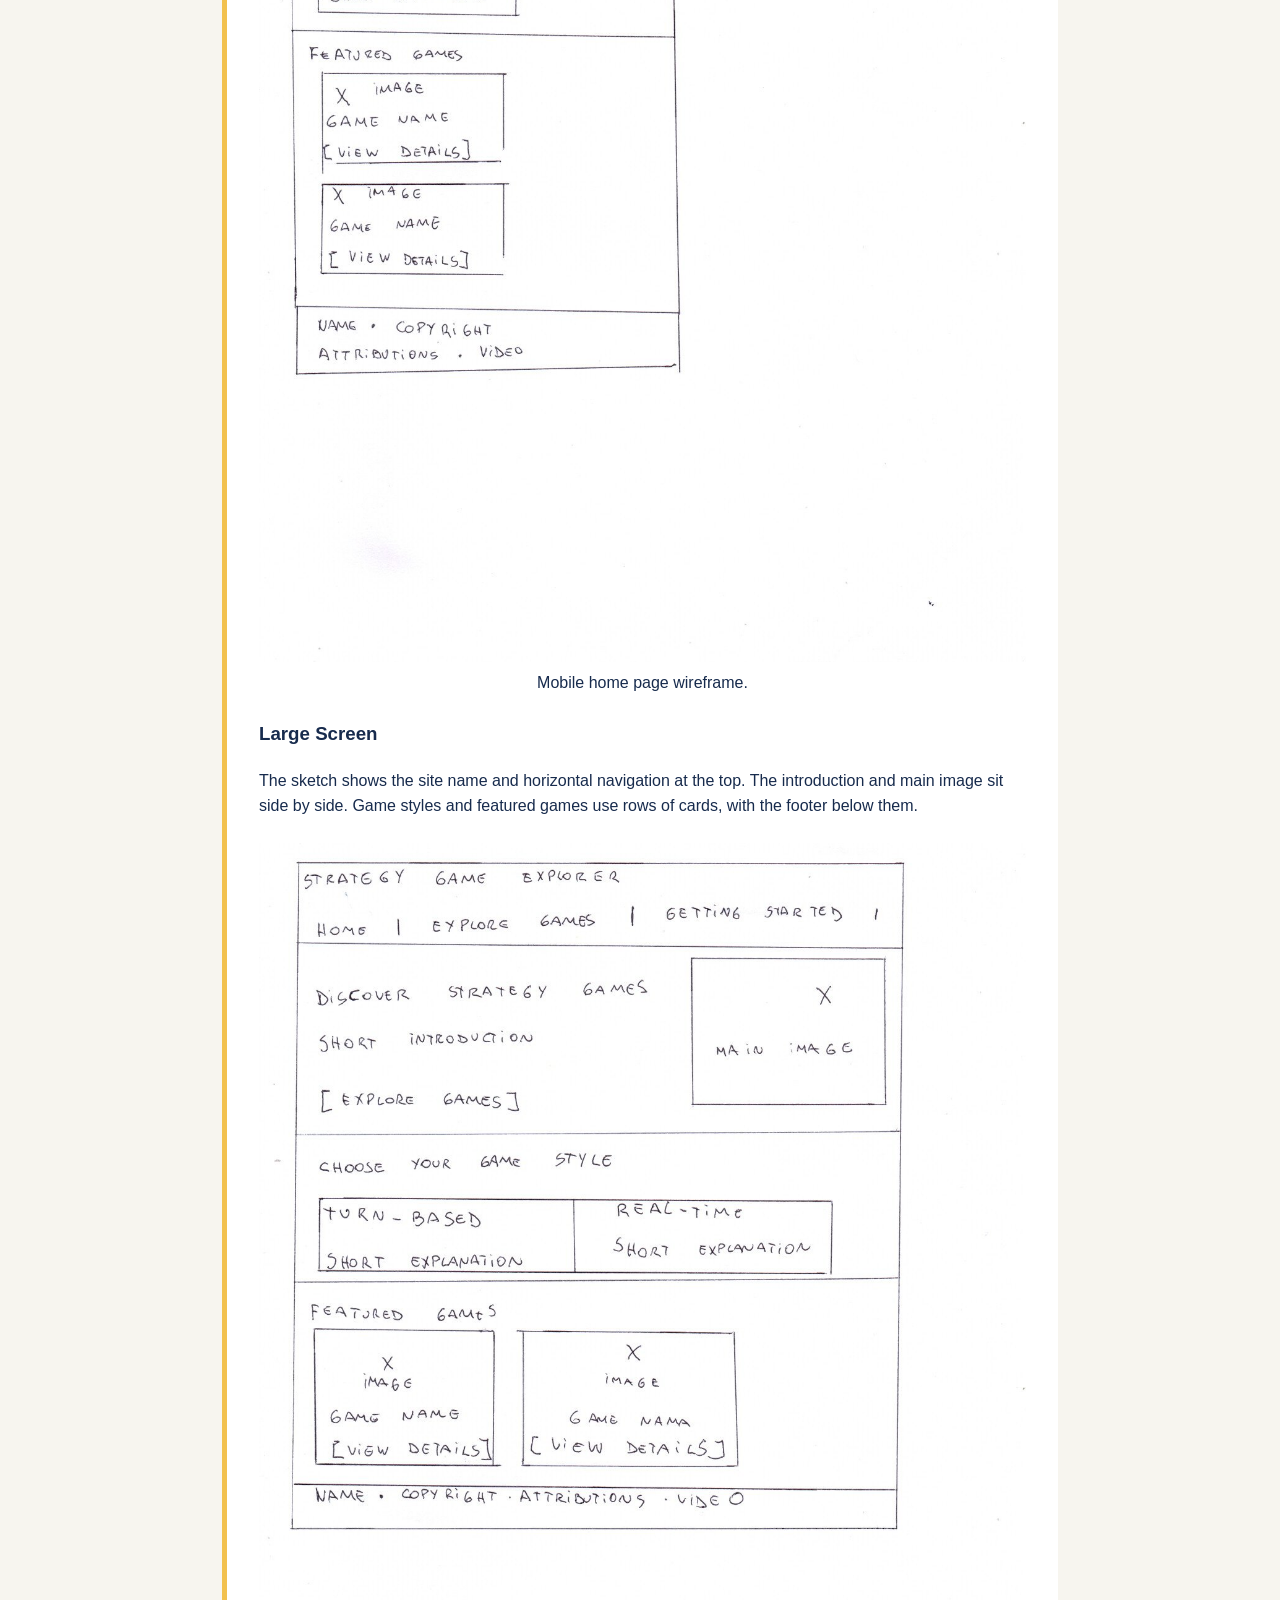
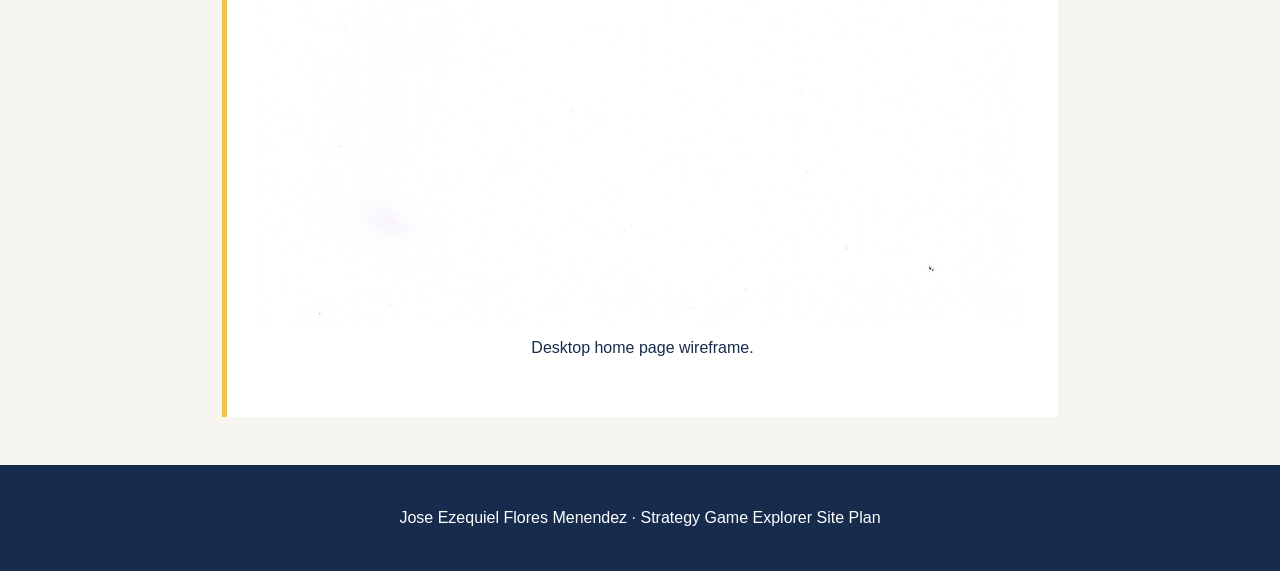
<file: final/siteplan.html>
<!DOCTYPE html>
<html lang="en">
<head>
  <meta charset="UTF-8">
  <meta name="viewport" content="width=device-width, initial-scale=1.0">
  <meta name="description" content="Website plan for Strategy Game Explorer, a beginner-friendly guide to strategy games, game styles, and choosing a first game.">
  <meta name="author" content="Jose Ezequiel Flores Menendez">
  <title>Strategy Game Explorer | Site Plan</title>
  <link rel="stylesheet" href="styles/siteplan.css">
</head>
<body>
  <header>
    <h1>Strategy Game Explorer</h1>
    <p>Website Site Plan</p>
    <p>Jose Ezequiel Flores Menendez · WDD 231</p>
  </header>
  <main>
    <section>
      <h2>Site Name</h2>
      <p>The name is Strategy Game Explorer. I chose it because the website will help visitors explore strategy games and find one they would like to try. It is short and explains the main topic.</p>
    </section>
    <section>
      <h2>Site Purpose</h2>
      <p>This website will introduce strategy games to new players. Visitors will learn the difference between turn-based and real-time games, browse a collection of games, and read simple tips for getting started.</p>
      <p>The main audience is people who are interested in strategy games but do not know where to begin. Visitors will be able to filter games, view more details, save favorites, and complete a form about their gaming preferences.</p>
    </section>
    <section>
      <h2>Scenarios</h2>
      <ul>
        <li>What is the difference between a turn-based game and a real-time strategy game?</li>
        <li>Which strategy games are a good starting point for a beginner?</li>
        <li>Can I find a single-player game and save it to look at later?</li>
      </ul>
    </section>
    <section>
      <h2>Planned Pages</h2>
      <ul>
        <li><strong>Home:</strong> A short introduction, an explanation of the main game styles, and a few featured games.</li>
        <li><strong>Explore Games:</strong> A collection of at least 15 games with filters, details, and a favorites option.</li>
        <li><strong>Getting Started:</strong> Beginner tips and a form where visitors can choose their preferred game style and experience level.</li>
      </ul>
      <p>A separate confirmation page will display the submitted form information. An attributions page will list sources for game information and images. These extra pages will not count as the three main pages.</p>
    </section>
    <section>
      <h2>Color Scheme</h2>
      <p>The site will use a small set of colors. This planning document uses the same colors.</p>
      <ul class="colors">
        <li class="navy"><strong>Navy — #172B4D:</strong> Header, footer, headings, and main text.</li>
        <li class="gold"><strong>Gold — #F2C14E:</strong> Buttons, selected links, and small accents, with navy text.</li>
        <li class="cream"><strong>Cream — #F7F5EF:</strong> Main page background.</li>
        <li class="white"><strong>White — #FFFFFF:</strong> Content sections and text on the navy background.</li>
      </ul>
    </section>
    <section>
      <h2>Typography</h2>
      <p><strong>Arial, sans-serif:</strong> Used for all text. Headings will be bold, and paragraphs will use regular weight. Arial is easy to read and does not need an extra font download.</p>
      <h3>Example Heading</h3>
      <p>Example paragraph: Start with a short tutorial and learn one game mechanic at a time.</p>
    </section>
    <section>
      <h2>Planned Features</h2>
      <p>I will store the game information in a local JSON file and load it using fetch with async/await and try/catch. Each game card will show its name, strategy type, platform, and player mode.</p>
      <p>JavaScript will create the cards, filter the list, open a details dialog, and save favorite games with localStorage. I will use array methods, template literals, event listeners, and small JavaScript modules.</p>
      <p>The layout will work on phones and computers. Images will have width and height attributes, and images below the first screen will use lazy loading. I will check keyboard navigation, color contrast, and page performance.</p>
    </section>
    <section>
      <h2>Home Page Wireframes</h2>
      <p>These hand-drawn sketches show the home page layout on small and large screens.</p>
      <h3>Small Screen</h3>
      <p>The sketch shows the site name and menu button at the top, followed by an introduction and an Explore Games button. Game-style information and featured game cards appear in a single column. The footer is at the bottom.</p>
      <figure>
        <img src="images/wireframe-small.jpg" alt="Hand-drawn mobile home page with a menu button, introduction, game styles, and featured games in one column." width="1240" height="1753" loading="lazy">
        <figcaption>Mobile home page wireframe.</figcaption>
      </figure>
      <h3>Large Screen</h3>
      <p>The sketch shows the site name and horizontal navigation at the top. The introduction and main image sit side by side. Game styles and featured games use rows of cards, with the footer below them.</p>
      <figure>
        <img src="images/wireframe-desktop.jpg" alt="Hand-drawn desktop home page with horizontal navigation, introduction beside an image, and two-column game cards." width="1240" height="1753" loading="lazy">
        <figcaption>Desktop home page wireframe.</figcaption>
      </figure>
    </section>
  </main>
  <footer>
    <p>Jose Ezequiel Flores Menendez · Strategy Game Explorer Site Plan</p>
  </footer>
</body>
</html>
</file>
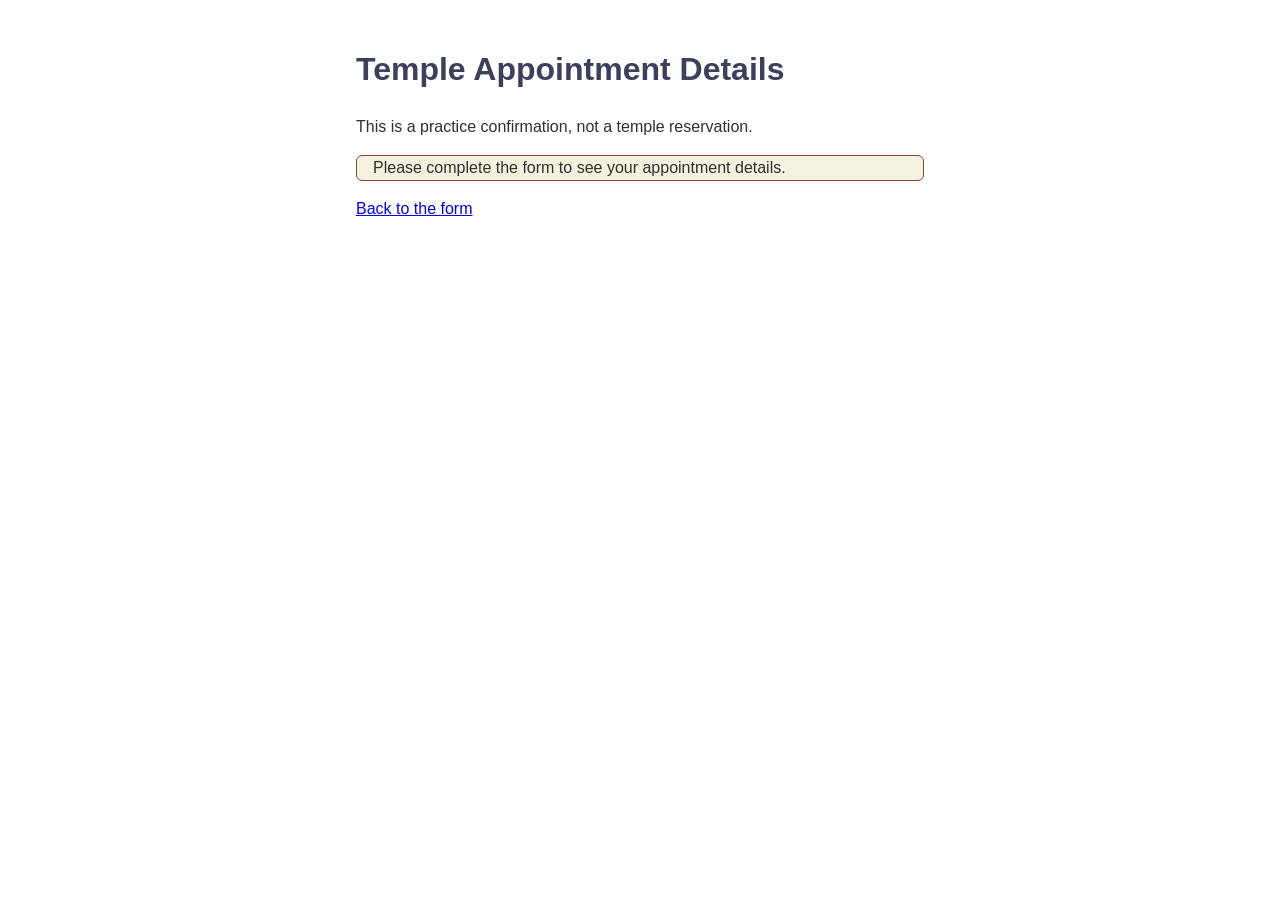
<file: startHere/thanks.html>
<!DOCTYPE html>
<html lang="en">

<head>
  <meta charset="UTF-8">
  <meta name="viewport" content="width=device-width, initial-scale=1.0">
  <meta name="description" content="Temple Appointment Form Practice">
  <meta name="author" content="Jose Ezequiel Flores Menendez">

  <link rel="stylesheet" href="styles/small.css">
  <link rel="stylesheet" href="styles/large.css">

  <title>Temple Appointment Form Practice</title>
</head>

<body>

  <main>
    <h1>Temple Appointment Details</h1>

    <p>This is a practice confirmation, not a temple reservation.</p>
    <div id="results"></div>
    <p><a href="index.html">Back to the form</a></p>

  </main>



  <script src="js/scripts.js"></script>
</body>
</html>
</file>
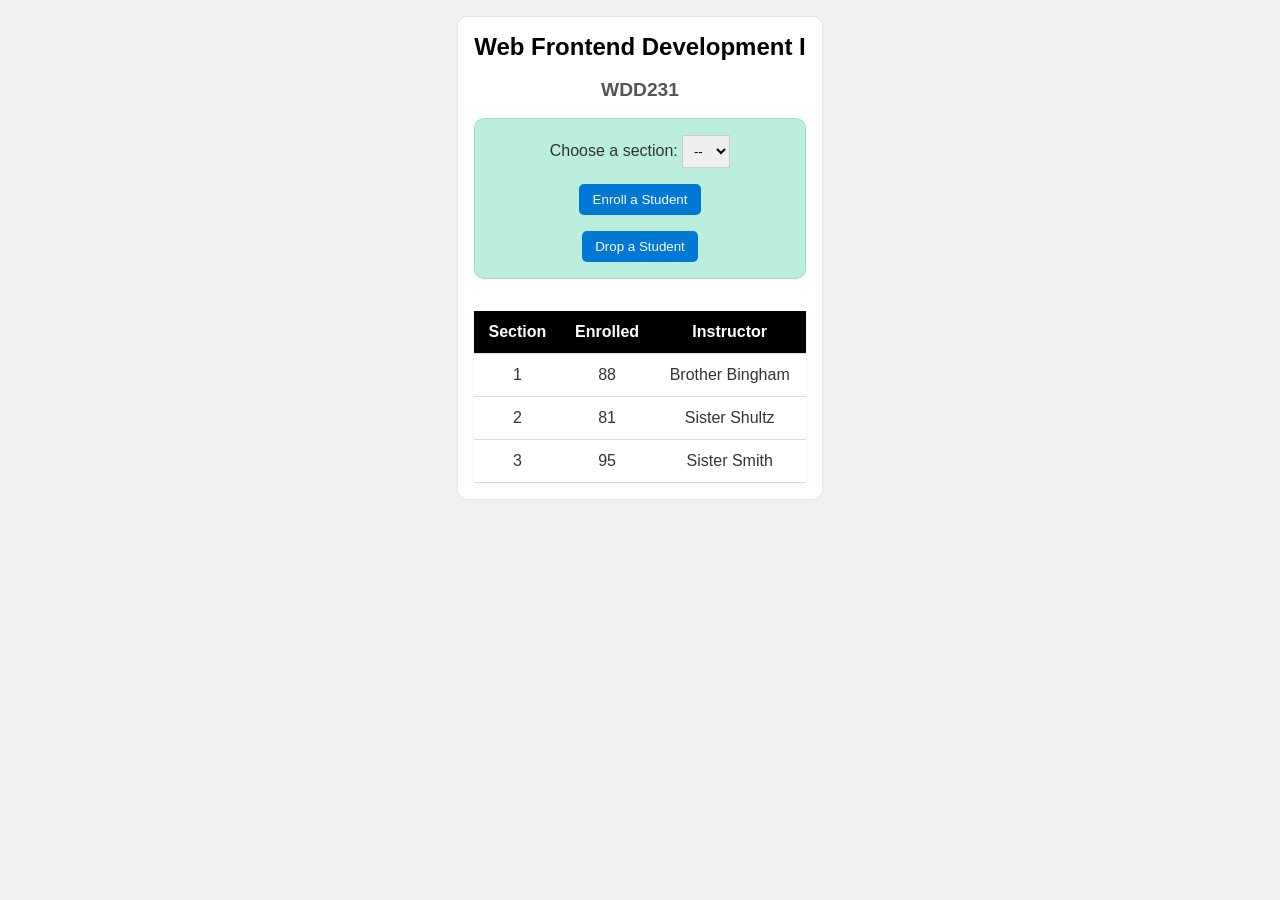
<file: week3/modules.html>
<!DOCTYPE html>
<html lang="en">

<head>
  <meta charset="UTF-8">
  <meta name="viewport" content="width=device-width, initial-scale=1.0">
  <meta name="description" content="Practice using JavaScript modules to enroll and drop students from course sections.">
  <meta name="author" content="Jose Ezequiel Flores Menendez">
  <title>Modules Example: Course and Sections</title>
  <link rel="stylesheet" href="styles/modules.css">
  <script type="module" src="scripts/modules.mjs"></script>

</head>

<body>
  <main>
    <h1 id="courseName"></h1>
    <h2 id="courseCode"></h2>

    <div id="enrollment">
      <label for="sectionNumber">Choose a section:</label>
      <select id="sectionNumber">
        <option value="0" disabled selected>--</option>
      </select>
      <button id="enrollStudent">Enroll a Student</button>
      <button id="dropStudent">Drop a Student</button>
    </div>

    <table>
      <thead>
        <tr>
          <th>Section</th>
          <th>Enrolled</th>
          <th>Instructor</th>
        </tr>
      </thead>
      <tbody id="sections"></tbody>
    </table>
  </main>
</body>

</html>
</file>
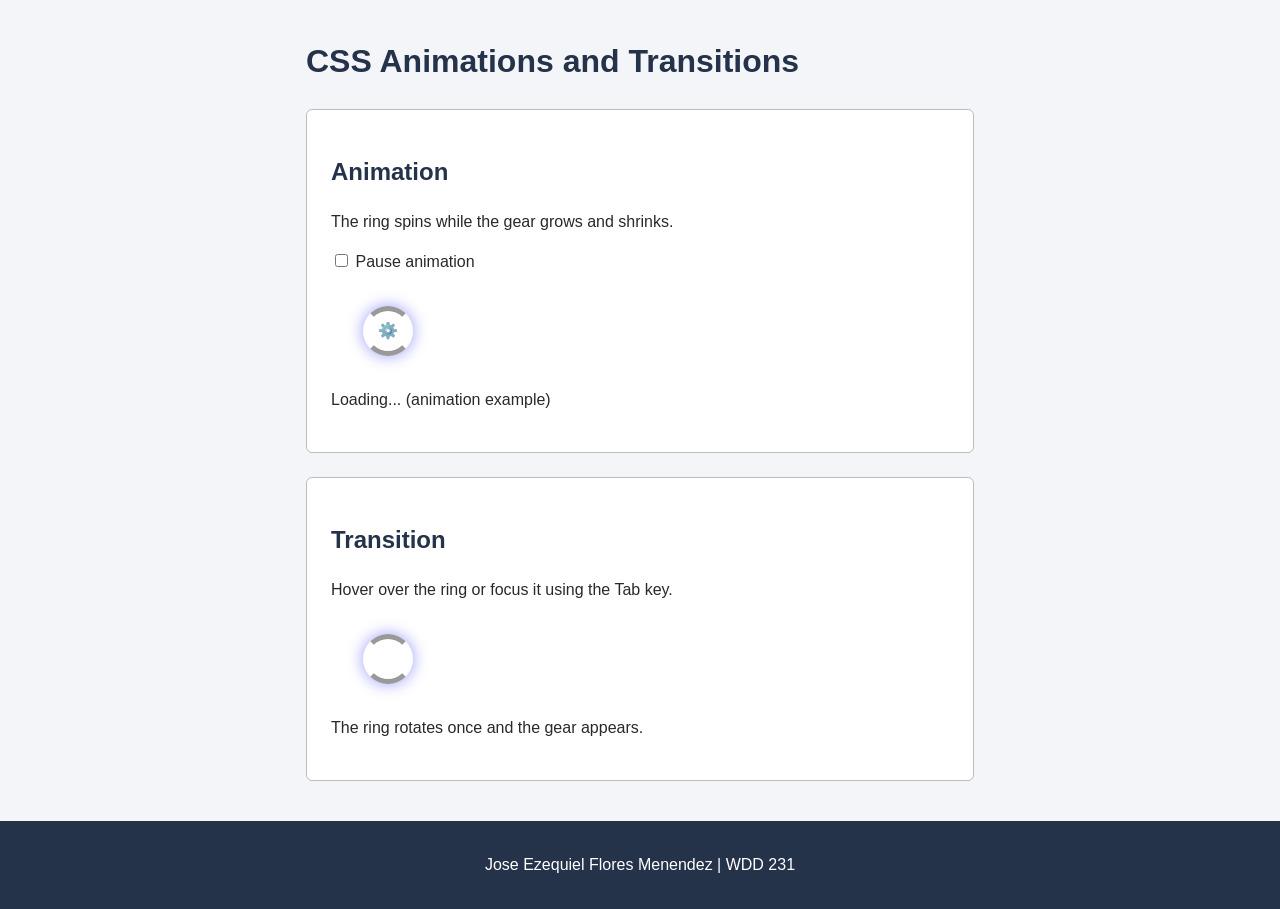
<file: week4/animations.html>
<!DOCTYPE html>
<html lang="en">
<head>
  <meta charset="UTF-8">
  <meta name="viewport" content="width=device-width, initial-scale=1.0">
  <meta name="description" content="Two simple loading indicators to practice CSS animations and transitions.">
  <meta name="author" content="Jose Ezequiel Flores Menendez">
  <title>CSS Animations and Transitions</title>
  <link rel="stylesheet" href="styles/animations.css">
</head>
<body>
  <main>
    <h1>CSS Animations and Transitions</h1>
    <section>
      <h2>Animation</h2>
      <p>The ring spins while the gear grows and shrinks.</p>
      <input type="checkbox" id="pause-animation">
      <label for="pause-animation">Pause animation</label>
      <div class="loader" aria-hidden="true"></div>
      <p>Loading... (animation example)</p>
    </section>
    <section>
      <h2>Transition</h2>
      <p>Hover over the ring or focus it using the Tab key.</p>
      <div class="loader-t" role="img" tabindex="0" aria-label="Loading indicator transition example"></div>
      <p>The ring rotates once and the gear appears.</p>
    </section>
  </main>
  <footer>
    <p>Jose Ezequiel Flores Menendez | WDD 231</p>
  </footer>
</body>
</html>
</file>
<file: styles/small.css>
.skip-link {
  position: absolute;
  top: -100px;
  left: 1rem;
  padding: 0.75rem 1rem;
  background-color: white;
  color: #24324a;
  z-index: 1;
}

.skip-link:focus {
  top: 1rem;
  outline: 3px solid #24324a;
}

body {
  font-family: 'Roboto', Arial, sans-serif;
  line-height: 1.6;
  background-color: #f4f5f8;
  color: #292929;
}

header,
footer {
  padding: 1rem;
  background-color: #24324a;
  color: white;
  text-align: center;
}

main {
  display: grid;
  gap: 1rem;
  max-width: 1100px;
  margin: 0 auto;
  padding: 1rem;
}

header {
  display: grid;
  grid-template-columns: 24px 1fr 44px;
  align-items: center;
  gap: 1rem;
  text-align: left;
}

header span {
  font-size: 1.2rem;
}

.hamburger {
  width: 44px;
  height: 44px;
  border: none;
  background: transparent;
  color: white;
  font-size: 2rem;
  cursor: pointer;
}

.hamburger::before {
  content: "\2630";
}

.hamburger.show::before {
  content: "\00D7";
}

.hamburger:hover {
  background-color: #405475;
}

.navigation {
  display: none;
  background-color: #24324a;
}

.navigation.show {
  display: block;
}

.navigation ul {
  list-style: none;
  margin: 0;
  padding: 0;
}

.navigation a {
  display: block;
  padding: 0.75rem 1rem;
  color: white;
  text-decoration: none;
}

.navigation .current a {
  background-color: #101a2b;
  text-decoration: underline;
}

.navigation a:hover,
.navigation a:focus-visible {
  background-color: #405475;
}

h2,
a {
  color: #24324a;
}

.social-links {
  display: flex;
  justify-content: center;
  column-gap: 1rem;
}

.social-links a {
  display: flex;
  align-items: center;
  justify-content: center;
  width: 48px;
  height: 48px;
  background-color: white;
  border-radius: 50%;
}

.social-links a:hover {
  background-color: #dce5f2;
}

* { box-sizing: border-box; }
h1 { margin: 0; }
section { background-color: #e5e9ef; border-radius: 4px; overflow: hidden; }
section h2 { margin: 0; padding: 0.6rem; background-color: #24324a; color: white; text-align: center; font-size: 1.2rem; }
section p { padding: 0 1rem; }
.photo img { display: block; width: 160px; height: 160px; object-fit: cover; margin: 1rem auto; border-radius: 4px; }
.filters { display: flex; gap: 0.5rem; padding: 1rem; }
.filters button { flex: 1; min-height: 44px; border: 1px solid #24324a; border-radius: 4px; cursor: pointer; background-color: white; color: #24324a; }
.filters button[aria-pressed="true"], .filters button:hover { background-color: #24324a; color: white; }
#course-list { display: grid; gap: 0.75rem; padding: 0 1rem; }
.course { padding: 0.75rem; border: 1px solid #657080; background-color: white; text-align: center; border-radius: 4px; }
.course.completed { background-color: #21543e; color: white; border-color: #21543e; }
.course-code { display: block; font-weight: bold; font-size: 1rem; }
.course-name { display: block; margin-top: 0.25rem; font-size: 0.9rem; }
#total-credits, .course-key { text-align: center; }

.course {
  font-family: inherit;
  line-height: inherit;
  color: inherit;
  cursor: pointer;
}

.course:hover {
  text-decoration: underline;
}

.course:focus-visible {
  outline: 3px solid #24324a;
  outline-offset: 3px;
}

#course-details {
  width: 90%;
  max-width: 600px;
  max-height: 85vh;
  overflow-y: auto;
  padding: 1.5rem;
  border: 1px solid #657080;
  border-radius: 6px;
  background-color: white;
  color: #292929;
  box-shadow: 0 0 2rem rgb(0 0 0 / 30%);
}

#course-details::backdrop {
  background-color: rgb(0 0 0 / 60%);
}

#course-title {
  margin-top: 0;
  padding-right: 3rem;
}

#close-modal {
  position: absolute;
  top: 1rem;
  right: 1rem;
  width: 44px;
  height: 44px;
  border: 1px solid #24324a;
  border-radius: 4px;
  background-color: #24324a;
  color: white;
  cursor: pointer;
}
</file>
<file: styles/larger.css>
@media screen and (min-width: 700px) {
  header {
    grid-template-columns: 24px 1fr;
  }

  .hamburger {
    display: none;
  }

  .navigation {
    display: block;
  }

  .navigation ul {
    display: flex;
  }
  main { grid-template-columns: 2fr 1fr; }
  h1, .certificate { grid-column: 1 / -1; }
  #course-list { grid-template-columns: repeat(3, 1fr); }
}
</file>
<file: chamber/styles/small.css>
* {
  box-sizing: border-box;
}

body {
  margin: 0;
  font-family: 'Roboto', Arial, sans-serif;
  line-height: 1.5;
  color: #20332e;
  background-color: #faf8f3;
}

header {
  display: grid;
  grid-template-columns: 1fr 44px;
  align-items: center;
  gap: 1rem;
  padding: 1rem;
  background-color: #174c3c;
  color: white;
}

.brand {
  display: flex;
  align-items: center;
  gap: 0.75rem;
  color: white;
  text-decoration: none;
  font-size: 1.5rem;
  font-weight: bold;
}

.brand-subtitle {
  display: block;
  font-size: 0.85rem;
  font-weight: normal;
}

#menu-button {
  width: 44px;
  height: 44px;
  border: 1px solid white;
  border-radius: 4px;
  background-color: transparent;
  color: white;
  font-size: 1.7rem;
  cursor: pointer;
}

#menu-button::before {
  content: '\2630';
}

#menu-button.show::before {
  content: '\00D7';
}

nav {
  display: none;
  grid-column: 1 / -1;
}

nav.show {
  display: block;
}

nav ul {
  list-style: none;
  margin: 0;
  padding: 0;
}

nav a {
  display: block;
  padding: 0.75rem 1rem;
  color: white;
  text-decoration: none;
}

nav a[aria-current='page'] {
  background-color: #f2d28a;
  color: #20332e;
  font-weight: bold;
}

nav a:hover {
  background-color: #10382c;
  color: white;
}

a:focus-visible,
button:focus-visible {
  outline: 3px solid #bd651e;
  outline-offset: 3px;
}

main {
  max-width: 1200px;
  margin: 0 auto;
  padding: 1rem;
}

h1 {
  margin: 0.5rem 0;
}

.notice {
  font-size: 0.9rem;
}

.view-buttons {
  display: flex;
  justify-content: center;
  gap: 1rem;
  margin: 1.5rem 0;
}

.view-buttons button {
  min-width: 90px;
  min-height: 44px;
  border: 1px solid #174c3c;
  border-radius: 4px;
  background-color: white;
  color: #174c3c;
  cursor: pointer;
}

.view-buttons button[aria-pressed='true'],
.view-buttons button:hover {
  background-color: #174c3c;
  color: white;
}

#status {
  text-align: center;
}

.grid {
  display: grid;
  grid-template-columns: 1fr;
  gap: 1rem;
}

.member {
  padding: 1rem;
  border: 1px solid #c4cec8;
  border-radius: 6px;
  background-color: white;
  text-align: center;
  overflow-wrap: anywhere;
}

.member h2 {
  margin: 0 0 0.5rem;
  font-size: 1.2rem;
}

.member p {
  margin: 0.5rem 0;
}

.member img {
  display: block;
  width: 96px;
  height: 96px;
  margin: 1rem auto;
}

.member a {
  display: inline-block;
  padding: 0.5rem;
  color: #174c3c;
}

.level {
  font-weight: bold;
}

.list {
  display: grid;
  gap: 0.5rem;
}

.list .member {
  text-align: left;
  border-radius: 0;
}

.list .member:nth-child(even) {
  background-color: #eaf0e9;
}

.list img,
.list .description {
  display: none;
}

footer {
  display: grid;
  gap: 1.5rem;
  padding: 1.5rem;
  background-color: #174c3c;
  color: white;
  overflow-wrap: anywhere;
}

footer p {
  margin: 0.5rem 0;
}

.social-links {
  display: flex;
  align-items: center;
  gap: 1rem;
}

.social-links a {
  display: flex;
  align-items: center;
  justify-content: center;
  width: 48px;
  height: 48px;
  border-radius: 50%;
  background-color: white;
}

.hero img {
  display: block;
  width: 100%;
  height: auto;
}

.hero-message {
  padding: 1.25rem;
  background-color: #174c3c;
  color: white;
}

.hero-message h2 {
  margin-top: 0;
}

.join-link {
  display: inline-block;
  padding: 0.8rem 1.2rem;
  background-color: #f2d28a;
  color: #20332e;
  font-weight: bold;
  text-decoration: none;
  border-radius: 4px;
}

.join-link:hover {
  background-color: white;
}

.photo-credit {
  font-size: 0.8rem;
}

main a {
  color: #174c3c;
}

.home-info {
  display: grid;
  gap: 1rem;
  margin: 2rem 0;
}

.home-panel {
  padding: 1rem;
  border: 1px solid #c4cec8;
  background-color: white;
}

.home-panel h2 {
  margin-top: 0;
  font-size: 1.3rem;
}

.home-panel h3 {
  font-size: 1rem;
}

.home-panel article + article {
  border-top: 1px solid #c4cec8;
  margin-top: 1rem;
}

.temperature {
  font-size: 2rem;
  font-weight: bold;
}

.member h3 {
  margin: 0 0 0.5rem;
  font-size: 1.2rem;
}

.join-layout {
  display: grid;
  gap: 2rem;
  margin: 2rem 0;
}

.join-form, .membership-card, .application-summary {
  padding: 1.5rem;
  border: 1px solid #c4cec8;
  border-radius: 6px;
  background-color: white;
}

.join-form label {
  display: block;
  margin-top: 1rem;
  font-weight: bold;
}

.join-form input:not([type='hidden']), .join-form select, .join-form textarea {
  display: block;
  width: 100%;
  min-height: 44px;
  margin-top: 0.3rem;
  padding: 0.7rem;
  border: 1px solid #65786e;
  border-radius: 4px;
  font: inherit;
}

.join-form textarea {
  resize: vertical;
}

.join-form input[type='submit'], .close-dialog {
  padding: 0.8rem 1rem;
  background-color: #174c3c;
  color: white;
  border: 1px solid #174c3c;
  border-radius: 4px;
  cursor: pointer;
}

.join-form input[type='submit'] {
  margin-top: 1.5rem;
  white-space: normal;
}

.join-form input:focus-visible, .join-form select:focus-visible, .join-form textarea:focus-visible {
  outline: 3px solid #174c3c;
  outline-offset: 2px;
}

.membership-card {
  margin-bottom: 1rem;
  text-align: center;
  background-color: #eaf0e9;
  animation: card-entrance 0.8s ease-out both;
}

.membership-card h3 {
  margin-top: 0;
}

.membership-card a {
  display: inline-block;
  padding: 0.6rem;
}

@keyframes card-entrance {
  from { opacity: 0; transform: translateY(20px); }
  to { opacity: 1; transform: translateY(0); }
}

.membership-dialog {
  width: 90%;
  max-width: 500px;
  max-height: 85vh;
  overflow-y: auto;
  padding: 1.5rem;
  border: 1px solid #174c3c;
  border-radius: 6px;
  background-color: white;
  color: #20332e;
}

.membership-dialog::backdrop {
  background-color: rgb(0 0 0 / 60%);
}

.application-summary {
  max-width: 700px;
  overflow-wrap: anywhere;
}

@media (prefers-reduced-motion: reduce) {
  .membership-card { animation: none; }
}
</file>
<file: chamber/styles/larger.css>
@media screen and (min-width: 700px) {
  header {
    grid-template-columns: 1fr auto;
    padding: 1rem 2rem;
  }

  #menu-button {
    display: none;
  }

  nav {
    display: block;
    grid-column: 2;
  }

  nav ul {
    display: flex;
  }

  .grid {
    grid-template-columns: repeat(2, 1fr);
  }

  .list .member {
    display: grid;
    grid-template-columns: 1.3fr 1.5fr 1fr 1fr 1fr;
    align-items: center;
    gap: 1rem;
  }

  footer {
    grid-template-columns: 1fr auto 1fr;
    align-items: center;
  }
}

@media screen and (min-width: 1000px) {
  .grid {
    grid-template-columns: repeat(3, 1fr);
  }
}

@media screen and (min-width: 900px) {
  .hero {
    position: relative;
  }

  .hero-message {
    position: absolute;
    left: 2rem;
    bottom: 2rem;
    max-width: 440px;
  }

  .home-info {
    grid-template-columns: 2fr 1fr 1fr;
  }
}

@media screen and (min-width: 800px) {
  .join-layout {
    grid-template-columns: 3fr 2fr;
    align-items: start;
  }
}
</file>
<file: startHere/styles/small.css>
*{box-sizing: border-box;}
html {
  -webkit-text-size-adjust: 100%; 
  -ms-text-size-adjust: 100%;
}

h1 {
  color: #3D405B;
}

form {
    margin: 1rem 2%;
  
    label {
      display: block;
      font-size: .8rem;
      color: purple;
      padding-top: .2rem;
    }
    h2, legend {
      font-size: .9rem;
      color: #93412d;
      margin: 1.5rem 0 .2rem 0;
      border-bottom: 1px solid #eee;
    }
  
    input[type=text],
    input[type=tel],
    input[type=date],
    input[type=email],
    select {
      display: block;
      margin: .1rem 0 1rem 0 ;
      padding: .3rem;
      border: 1px solid #999;
      border-radius: 4px;
      border-left-width: 5px;
      border-left-color:#555;
      font-size: 1rem;
      color: #3D405B;
      width: 100%; max-width: 350px;
    }
  
    input:required {border-left-color: #d70000;}
    input:focus {border-left-color: black; outline: 2px solid #3D405B;}
    input:required:valid{border-left-color: green;}
  
    input[type=submit] {
      border: none;
      text-align: center;
      background-color: #3D405B;
      color: white;
      border-radius: 1rem;
      padding: .75rem 1.5rem;
      margin: 2rem 0;
      font-size: 1.2rem;
      -webkit-appearance: none;
      appearance: none;
    }
  }
  input:-webkit-autofill{
    -webkit-text-fill-color: #3D405B;
  }
  
  #results {
    background-color: #F4F1DE;
    padding: 0 1rem;
    border: 1px solid #93412d;
    border-radius: 6px;
  }
body { font-family: Arial, sans-serif; line-height: 1.5; color: #303030; }
main { max-width: 600px; margin: 0 auto; padding: 1rem; }
fieldset { margin: 1rem 0; border: 1px solid #999; }
#results { overflow-wrap: anywhere; }
</file>
<file: startHere/styles/large.css>
@media only screen and (min-width: 38rem) {


} /*end media query*/
</file>
<file: styles/prophets.css>
* {
  box-sizing: border-box;
}

body {
  margin: 0;
  font-family: Arial, sans-serif;
  color: #24324a;
  background-color: #f4f5f8;
}

header,
footer {
  padding: 1rem;
  text-align: center;
  background-color: #24324a;
  color: white;
}

main {
  max-width: 1400px;
  margin: 0 auto;
  padding: 1rem;
}

#cards {
  display: grid;
  grid-template-columns: repeat(auto-fit, minmax(250px, 1fr));
  gap: 1rem;
}

section {
  padding: 1rem;
  text-align: center;
  background-color: #e0e6ef;
  border: 1px solid #a4afbf;
  border-radius: 4px;
}

h2 {
  margin: 0 0 1rem;
  font-size: 1.4rem;
}

section p {
  margin: 0.5rem 0;
}

section img {
  display: block;
  width: 100%;
  max-width: 260px;
  height: auto;
  margin: 1rem auto 0;
  box-shadow: 0 3px 8px #777;
}
</file>
<file: chamber/styles/discover.css>
.visit-message {
  padding: 0.5rem 1rem;
  margin-bottom: 1.5rem;
  background-color: #f2d28a;
  border-radius: 6px;
}

.discover-grid {
  display: grid;
  gap: 1.5rem;
}

.place-card {
  display: grid;
  grid-template-areas: 'title' 'photo' 'address' 'description' 'button';
  gap: 1rem;
  padding: 1rem;
  background-color: white;
  border: 1px solid #bcc8c1;
  border-radius: 6px;
}

.place-card h2 {
  grid-area: title;
  margin: 0;
  font-size: 1.35rem;
}

.place-card figure {
  grid-area: photo;
  margin: 0;
}

.place-card img {
  display: block;
  width: 100%;
  max-width: 300px;
  height: auto;
  margin: 0 auto;
}

.place-card address {
  grid-area: address;
  font-style: normal;
}

.place-card p {
  grid-area: description;
  margin: 0;
}

.place-card button {
  grid-area: button;
  align-self: end;
}

.place-card button,
#close-place {
  min-height: 44px;
  padding: 0.7rem 1rem;
  border: 0;
  border-radius: 4px;
  background-color: #174c3c;
  color: white;
  cursor: pointer;
}

.place-card button:hover,
#close-place:hover {
  background-color: #10382c;
}

.place-card button:focus-visible,
#close-place:focus-visible {
  outline: 3px solid #174c3c;
  outline-offset: 3px;
}

.discover-sources {
  margin-top: 2rem;
}

#place-dialog {
  width: 90%;
  max-width: 500px;
  max-height: 85vh;
  overflow: auto;
  padding: 1.5rem;
  border: 1px solid #174c3c;
  border-radius: 6px;
  color: #20332e;
  background-color: white;
}

#place-dialog::backdrop {
  background-color: rgb(0 0 0 / 60%);
}

@media screen and (min-width: 641px) {
  .place-card {
    grid-template-columns: 300px 1fr;
    grid-template-areas: 'photo title' 'photo address' 'photo description' 'button button';
  }

  .place-card figure {
    align-self: center;
  }
}

@media screen and (min-width: 641px) and (hover: hover) {
  .place-card img:hover {
    filter: brightness(1.12);
    box-shadow: 0 4px 10px #20332e;
  }
}

@media screen and (min-width: 1025px) {
  .discover-grid {
    grid-template-columns: 1fr 1fr;
  }

  .place-card {
    grid-template-columns: 1fr 1fr;
    grid-template-areas: 'title title' 'photo address' 'description description' 'button button';
  }
}
</file>
<file: final/styles/siteplan.css>
* {
  box-sizing: border-box;
}

body {
  margin: 0;
  font-family: Arial, sans-serif;
  line-height: 1.6;
  color: #172b4d;
  background-color: #f7f5ef;
}

header,
footer {
  padding: 1.5rem;
  text-align: center;
  color: #fff;
  background-color: #172b4d;
}

header {
  border-bottom: 6px solid #f2c14e;
}

h1 {
  margin: 0;
  font-size: 2rem;
}

main {
  max-width: 900px;
  margin: 0 auto;
  padding: 1rem;
}

section {
  margin: 1rem 0;
  padding: 1.25rem;
  background-color: #fff;
  border-left: 5px solid #f2c14e;
}

h2 {
  margin-top: 0;
}

li {
  margin-bottom: 0.75rem;
}

.colors {
  padding: 0;
  list-style: none;
}

.colors li {
  padding: 1rem;
  border: 1px solid #172b4d;
}

.navy {
  color: #fff;
  background-color: #172b4d;
}

.gold {
  background-color: #f2c14e;
}

.cream {
  background-color: #f7f5ef;
}

.white {
  background-color: #fff;
}

@media screen and (min-width: 700px) {
  main {
    padding: 2rem;
  }

  section {
    padding: 2rem;
  }
}

figure {
  margin: 1.5rem 0;
}

figure img {
  display: block;
  width: 100%;
  height: auto;
}

figcaption {
  margin-top: 0.5rem;
  text-align: center;
}
</file>
<file: week3/styles/modules.css>
* {
  margin: 0;
  padding: 0;
  box-sizing: border-box;
}

body {
  font-family: Arial, sans-serif;
  background-color: #f0f0f0;
}

main {
  padding: 1rem;
  background-color: #fff;
  color: #333;
  width: fit-content;
  margin: 1rem auto;
  border: 1px solid rgb(0 0 0 / 10%);
  border-radius: 10px;
}

h1 {
  font-size: 1.5rem;
  color: #000;
}

h2 {
  font-size: 1.2rem;
  color: #555;
}

h1,
h2 {
  text-align: center;
  margin-bottom: 1.1rem;
}

#enrollment {
  padding: 1rem 1rem 0 1rem;
  border: 1px solid rgb(0 0 0 / 10%);
  border-radius: 10px;
  background-color: #bed;
  text-align: center;
}

select {
  padding: 0.5em;
  border: 1px solid #ccc;
  width: 3rem;
}

button {
  display: block;
  margin: 1rem auto;
  padding: 0.6em 1em;
  border: none;
  border-radius: 5px;
  background-color: #0078d4;
  color: white;
  cursor: pointer;
}

button:hover {
  background-color: #005fa3;
}

table {
  margin-top: 2rem;
  width: 100%;
  border-collapse: collapse;
  background-color: white;
  box-shadow: 0 2px 6px rgb(0 0 0 / 5%);
}

th,
td {
  padding: 0.75rem;
  text-align: center;
  border-bottom: 1px solid #ddd;
}

th {
  background-color: #000;
  color: white;
  font-weight: bold;
}

tr:hover {
  background-color: #bbb;
}
</file>
<file: week4/styles/animations.css>
* {
  box-sizing: border-box;
}

body {
  font-family: Arial, sans-serif;
  line-height: 1.5;
  margin: 0;
  background-color: #f4f5f8;
  color: #292929;
}

main {
  max-width: 700px;
  margin: 0 auto;
  padding: 1rem;
}

h1, h2 {
  color: #24324a;
}

section {
  margin: 1.5rem 0;
  padding: 1.5rem;
  background-color: white;
  border: 1px solid #bbb;
  border-radius: 6px;
}

footer {
  padding: 1rem;
  text-align: center;
  background-color: #24324a;
  color: white;
}

.loader, .loader-t {
  position: relative;
  margin: 2rem;
  width: 50px;
  height: 50px;
  border: 5px solid;
  border-color: #999 transparent #999 transparent;
  border-radius: 50%;
  box-shadow: 0 0 1rem rgb(0 0 255 / 40%);
}

.loader::after, .loader-t::after {
  content: '⚙️';
  position: absolute;
  top: 50%;
  left: 50%;
}

.loader {
  animation: spin 1.5s linear infinite;
}

.loader::after {
  transform: translate(-50%, -50%);
  animation: pulse 1.5s ease-in-out infinite;
}

@keyframes spin {
  100% { transform: rotate(360deg); }
}

@keyframes pulse {
  0%, 100% { transform: translate(-50%, -50%) scale(1); }
  50% { transform: translate(-50%, -50%) scale(1.25); }
}

#pause-animation:checked ~ .loader,
#pause-animation:checked ~ .loader::after {
  animation-play-state: paused;
}

.loader-t {
  transition: transform 1.5s linear;
}

.loader-t::after {
  transform: translate(-50%, -50%) scale(0);
  transition: transform 1.5s ease-in-out;
  font-size: 2rem;
}

.loader-t:hover, .loader-t:focus {
  transform: rotate(360deg);
}

.loader-t:hover::after, .loader-t:focus::after {
  transform: translate(-50%, -50%) scale(1.5);
}

.loader-t:focus-visible {
  outline: 3px solid #24324a;
  outline-offset: 8px;
}

@media (prefers-reduced-motion: reduce) {
  .loader, .loader::after, .loader-t, .loader-t::after {
    animation: none;
    transition: none;
  }
}
</file>
